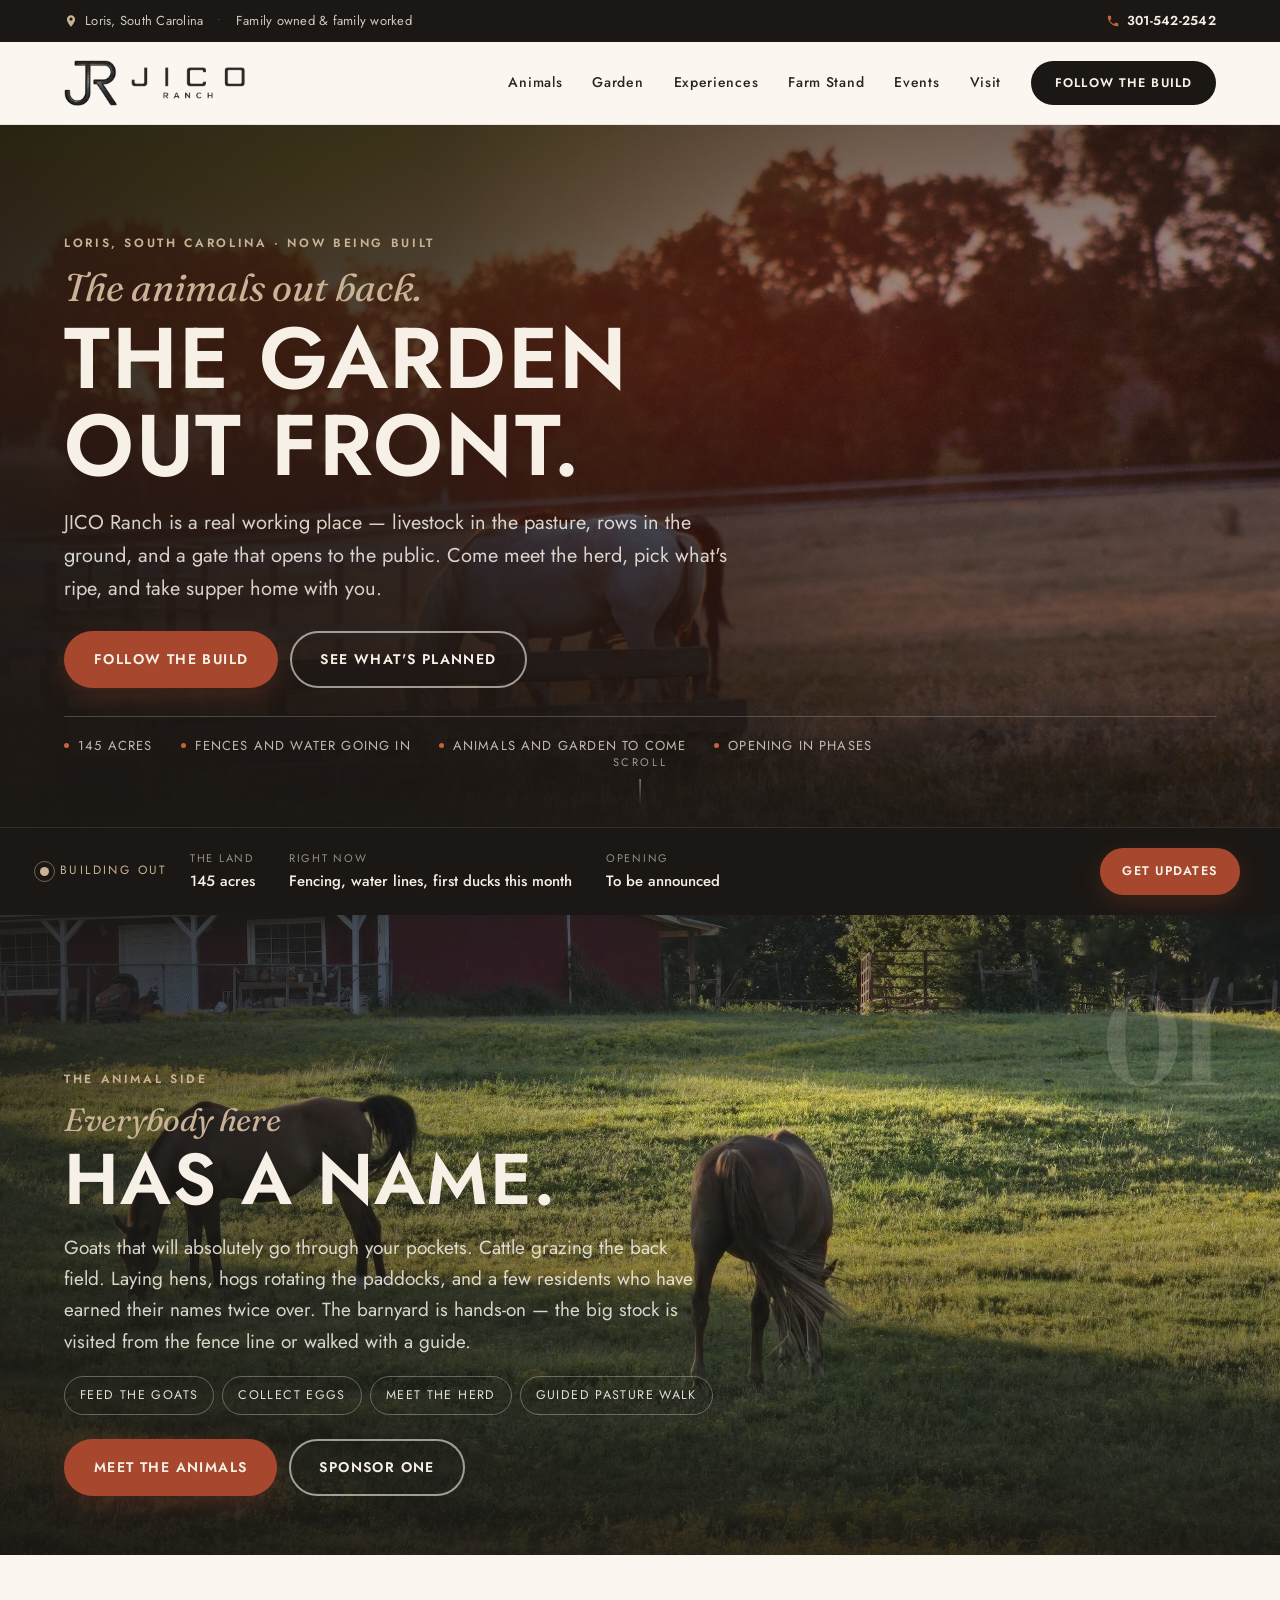
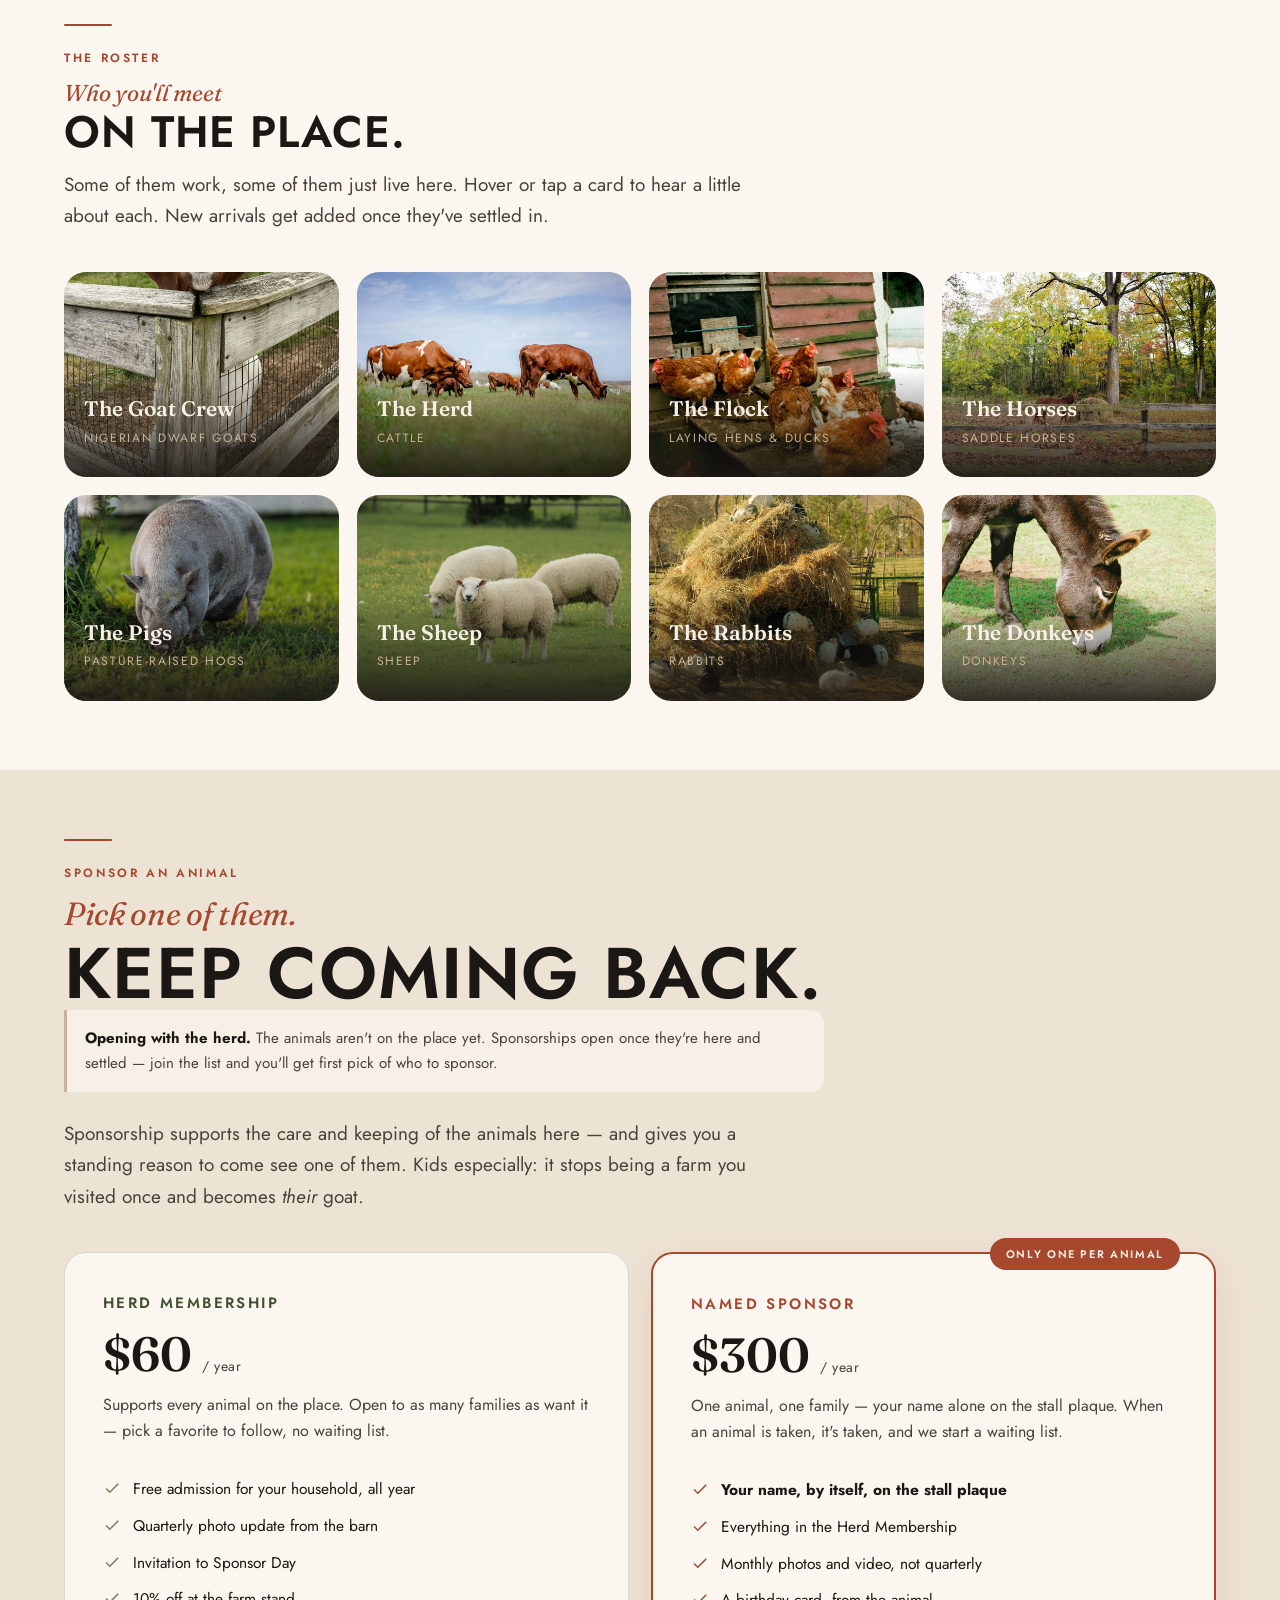
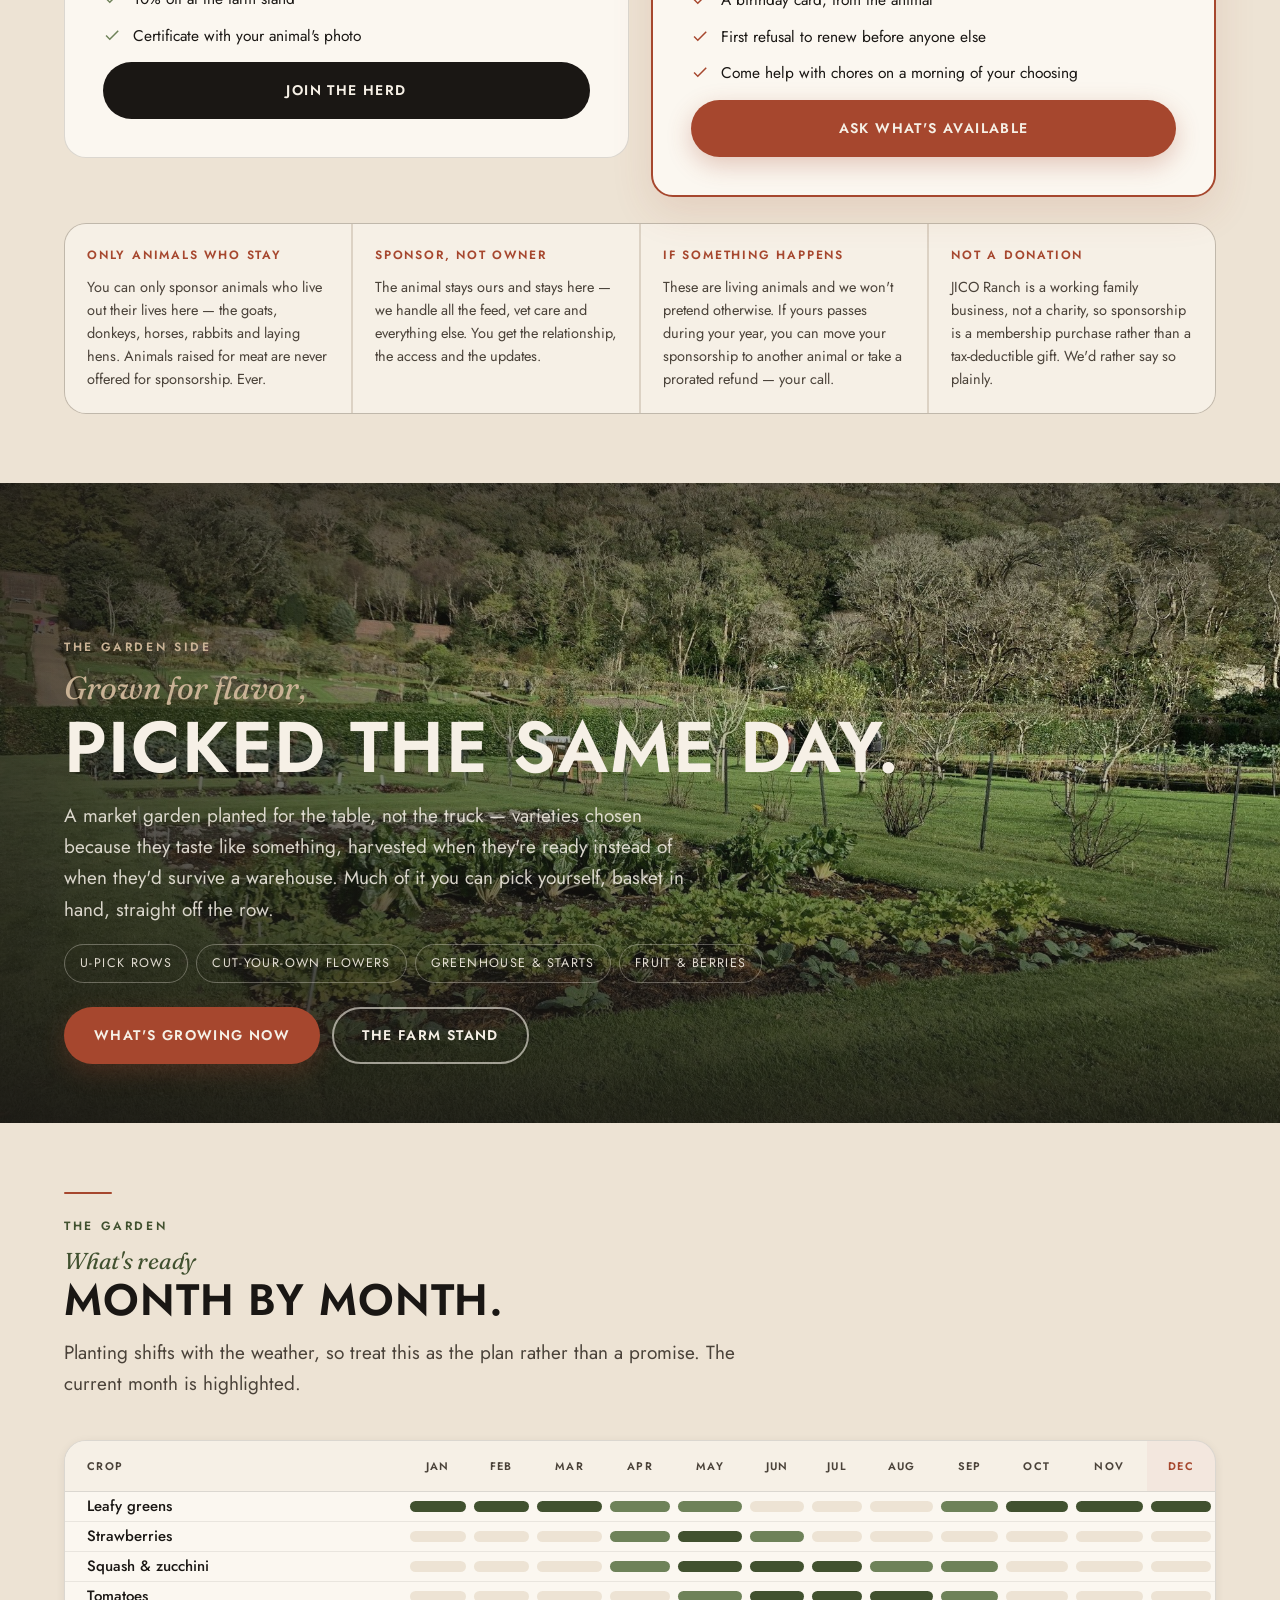
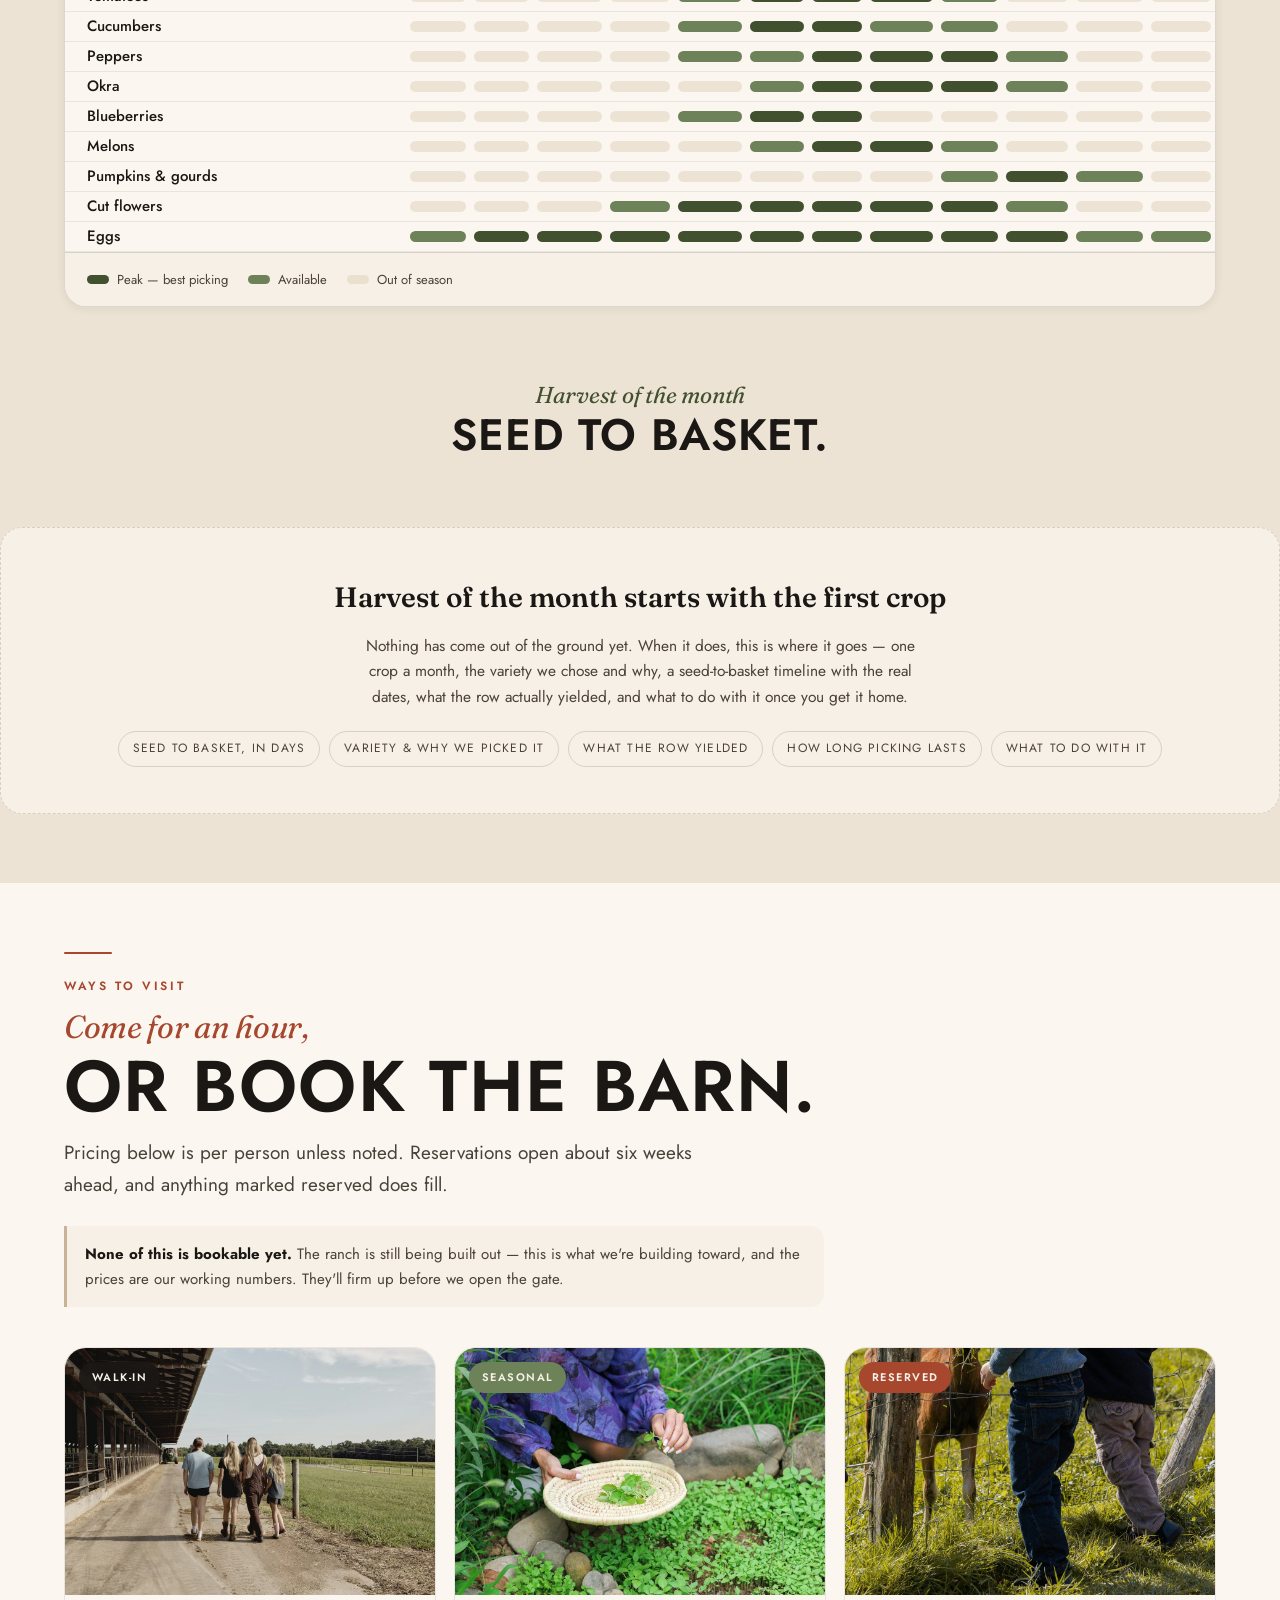
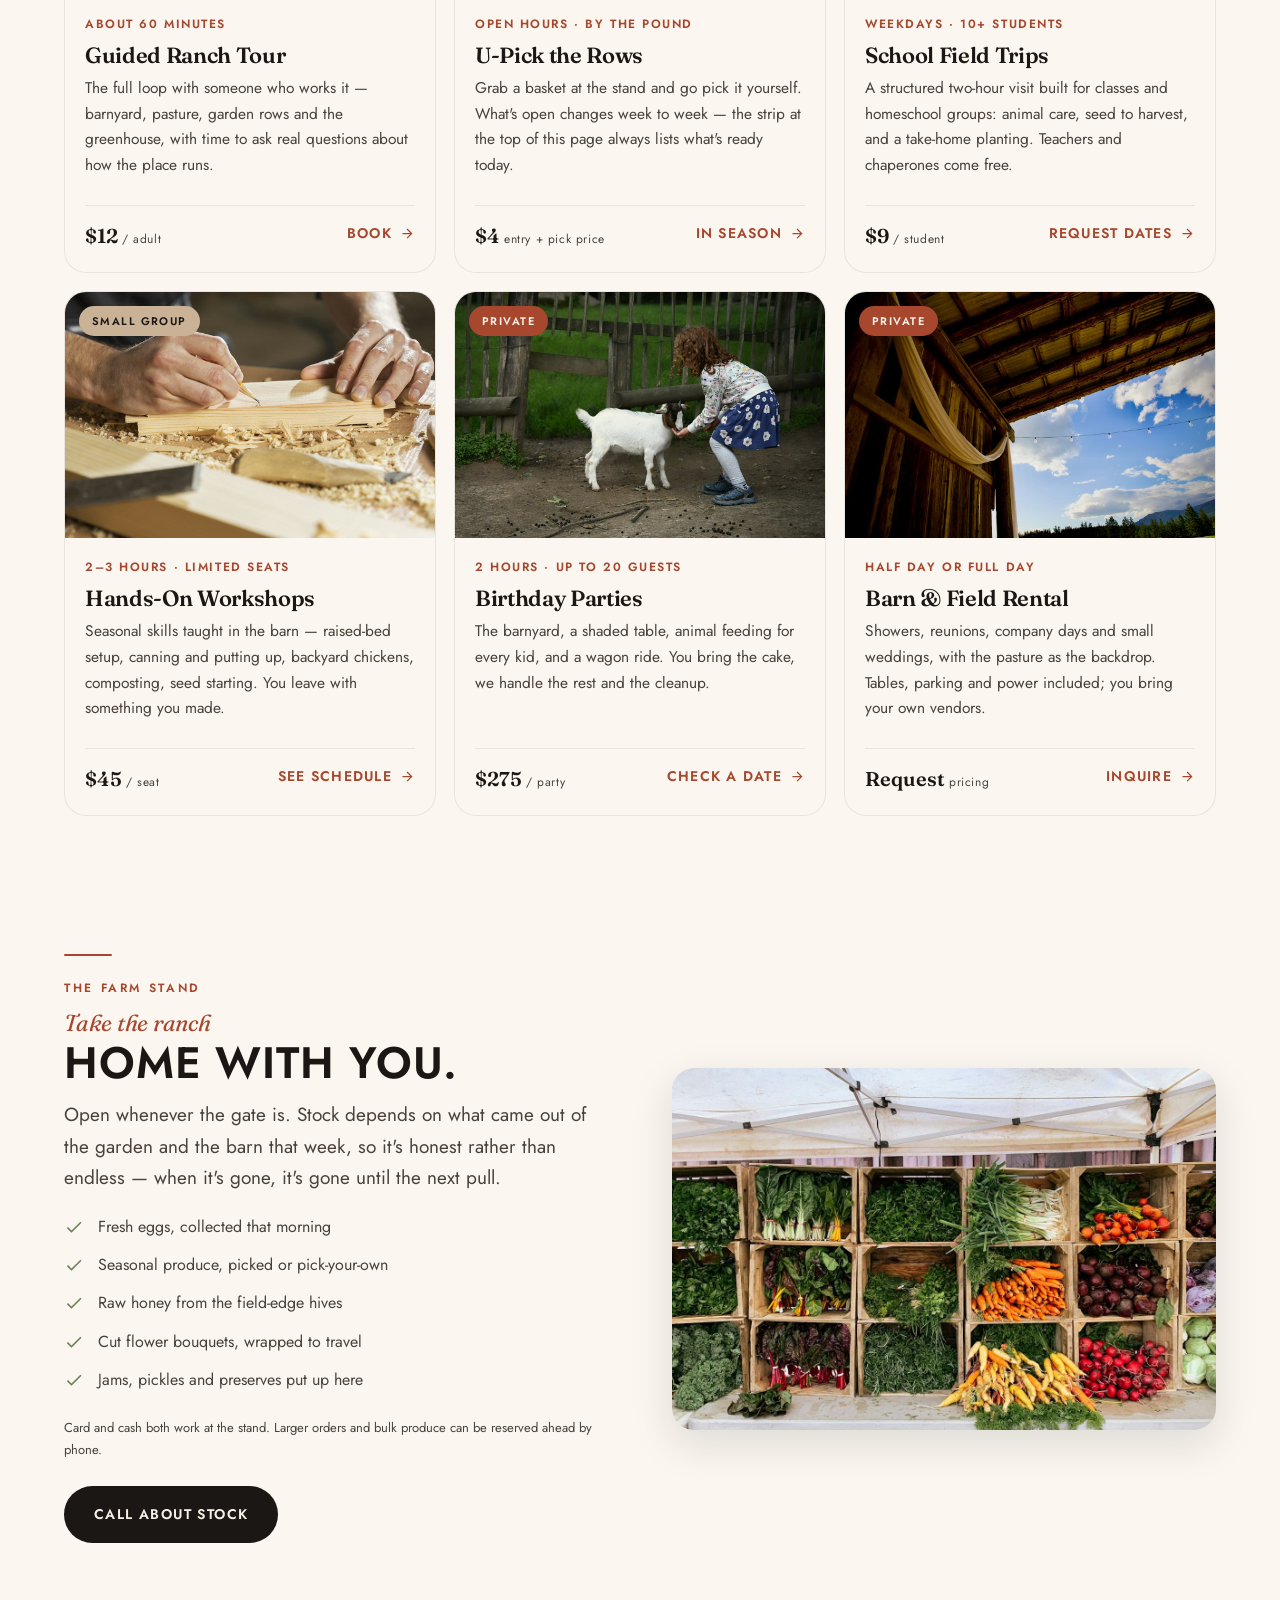
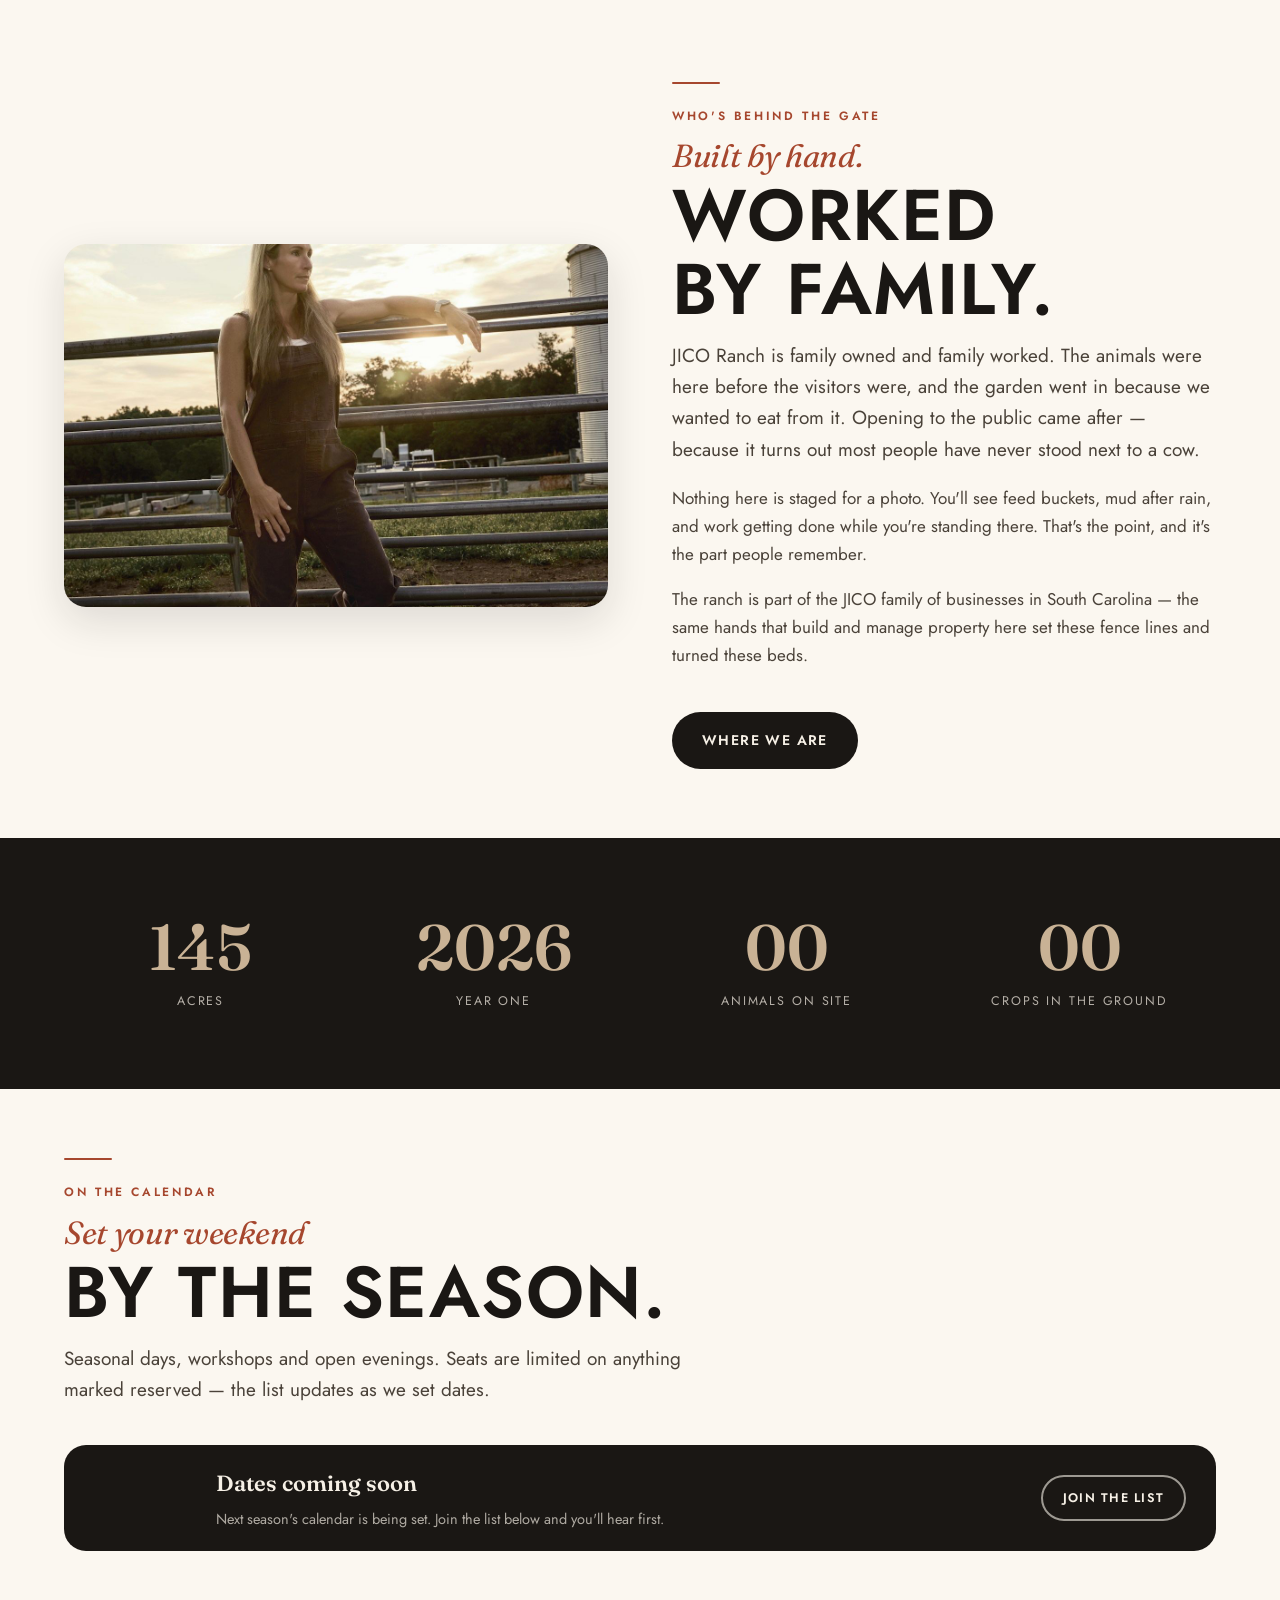
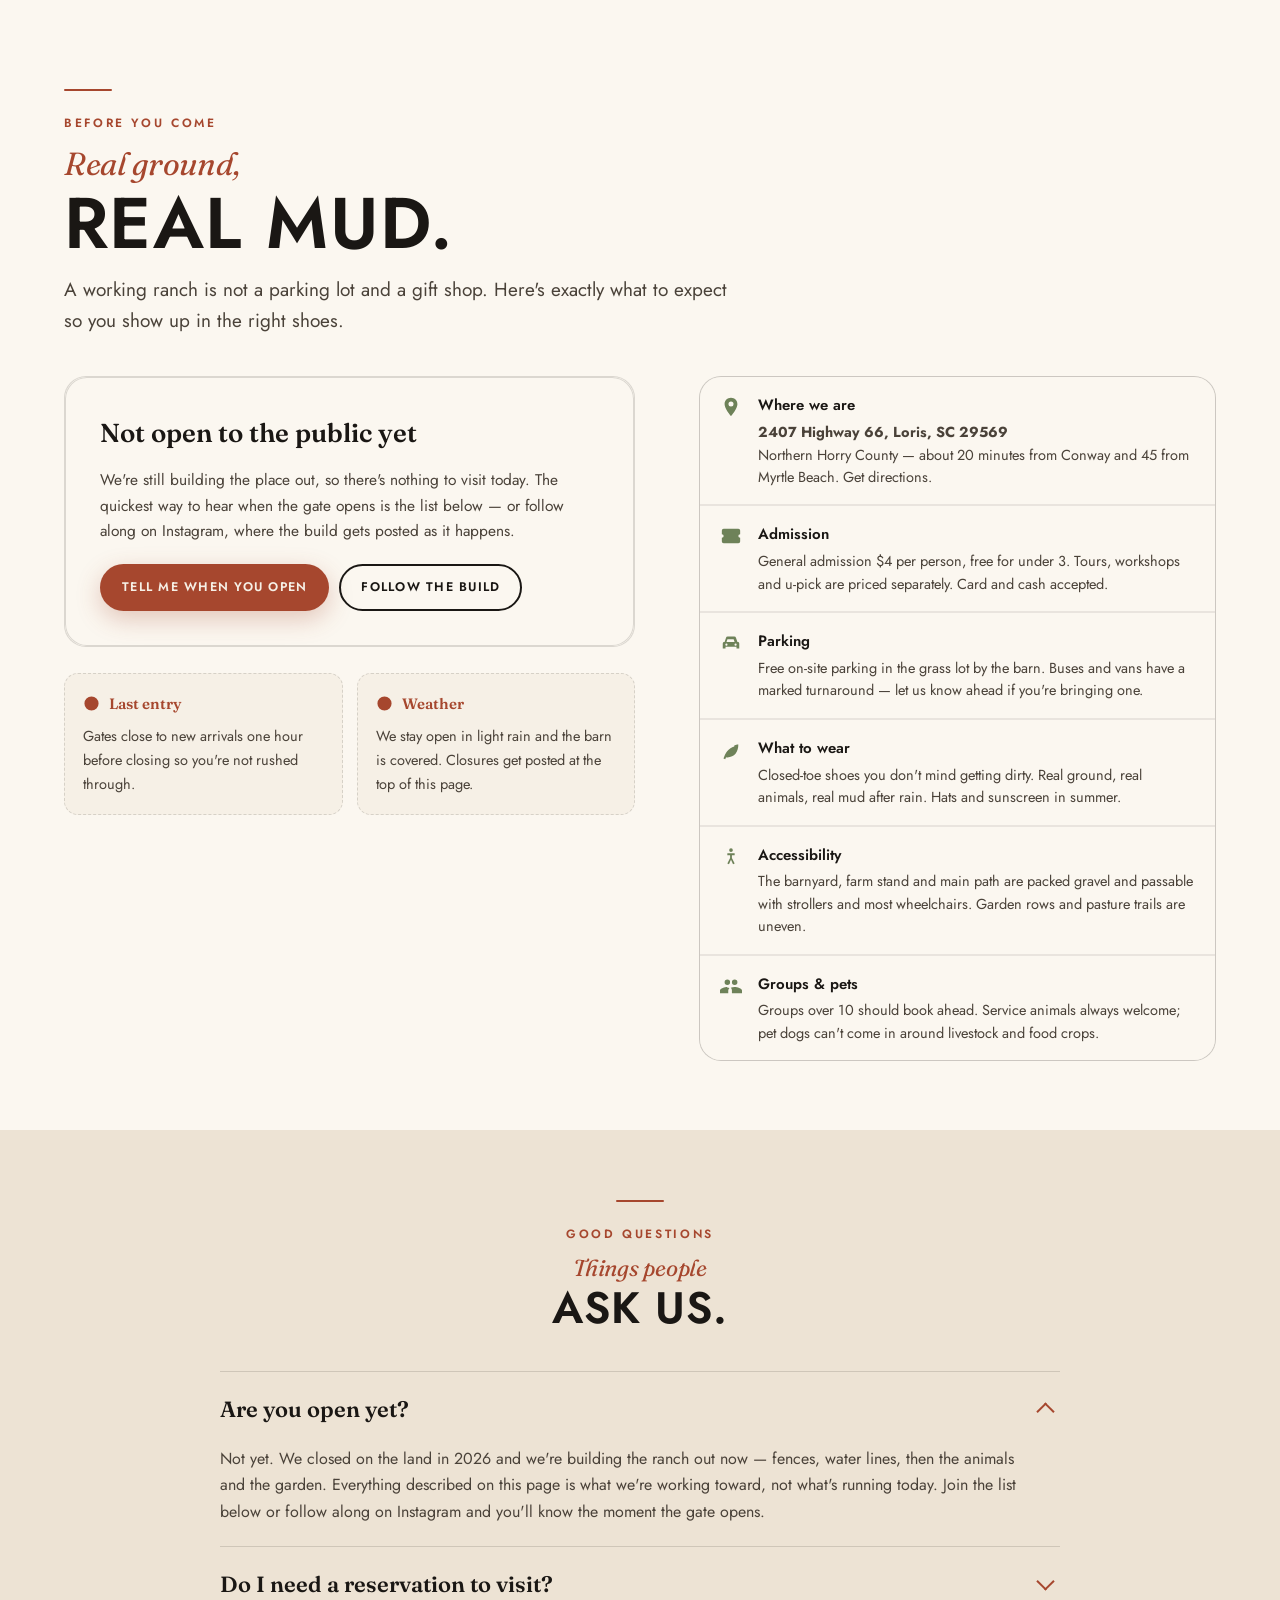
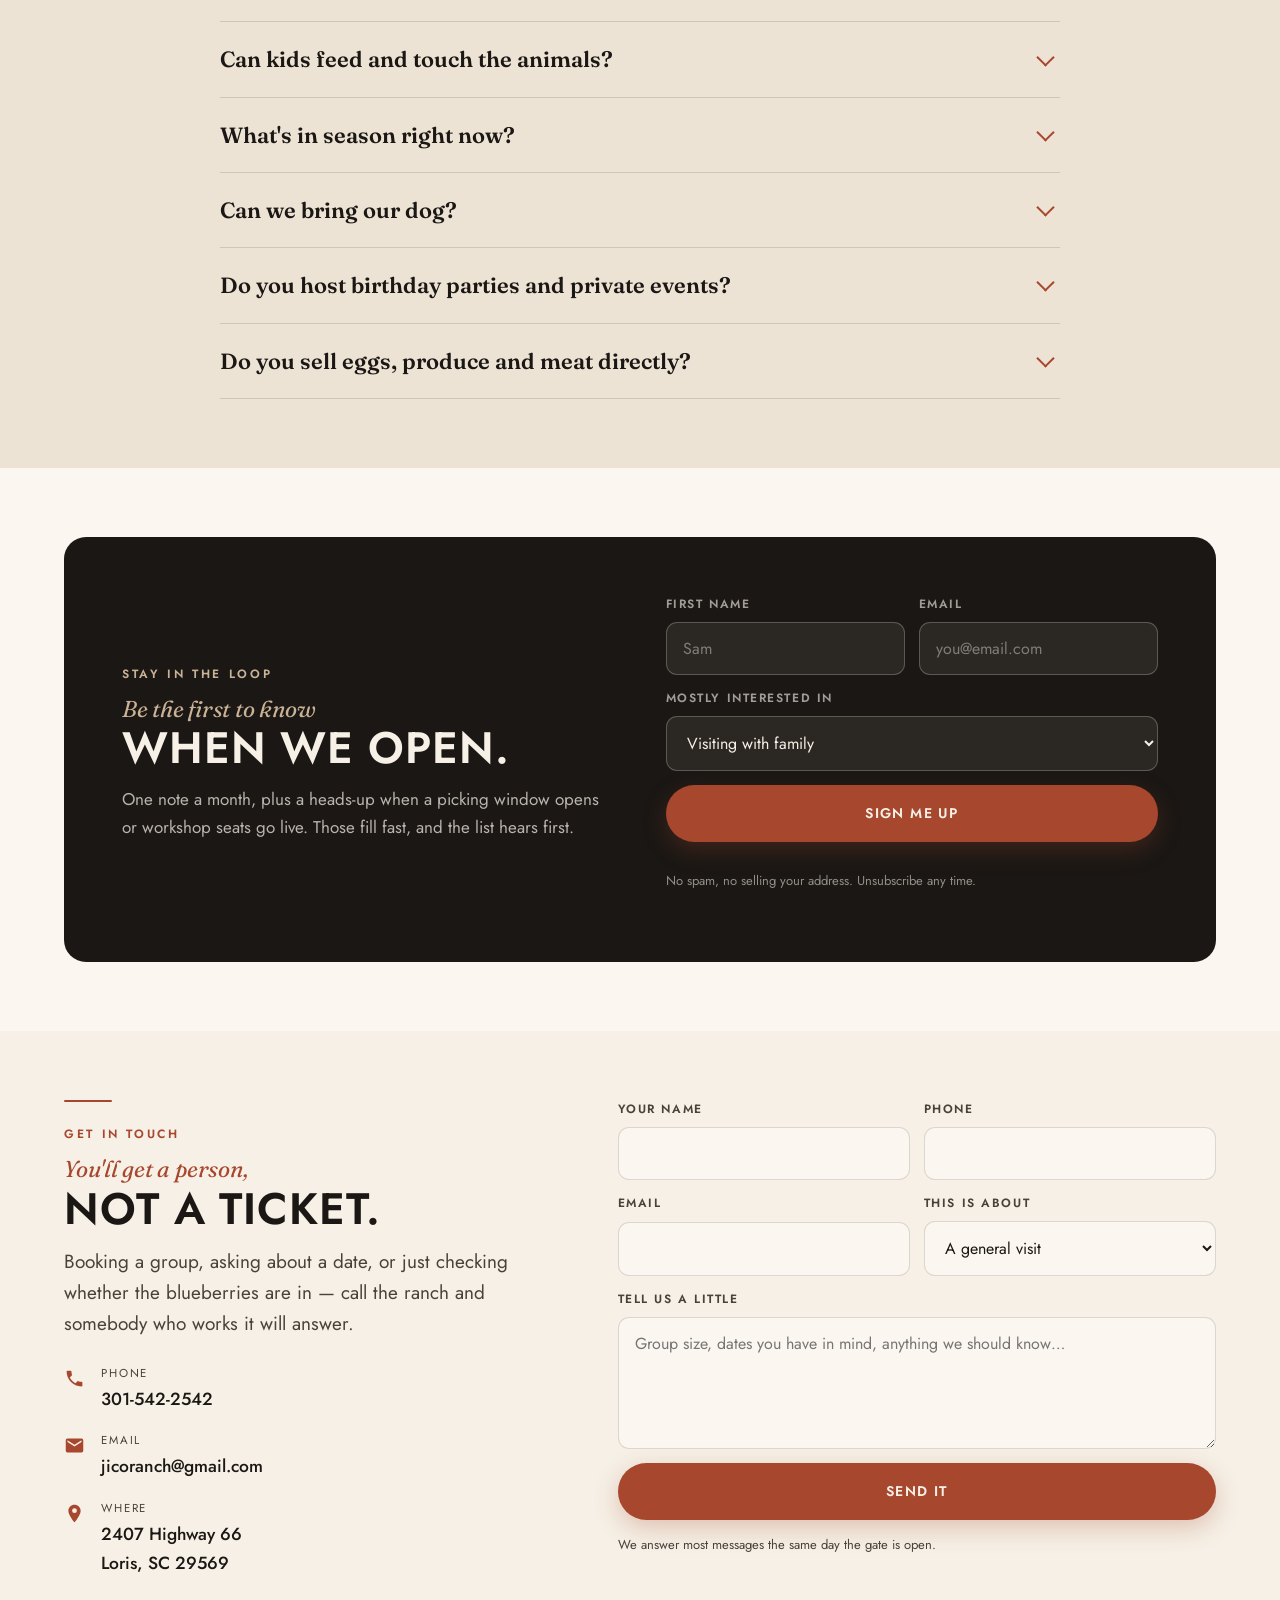
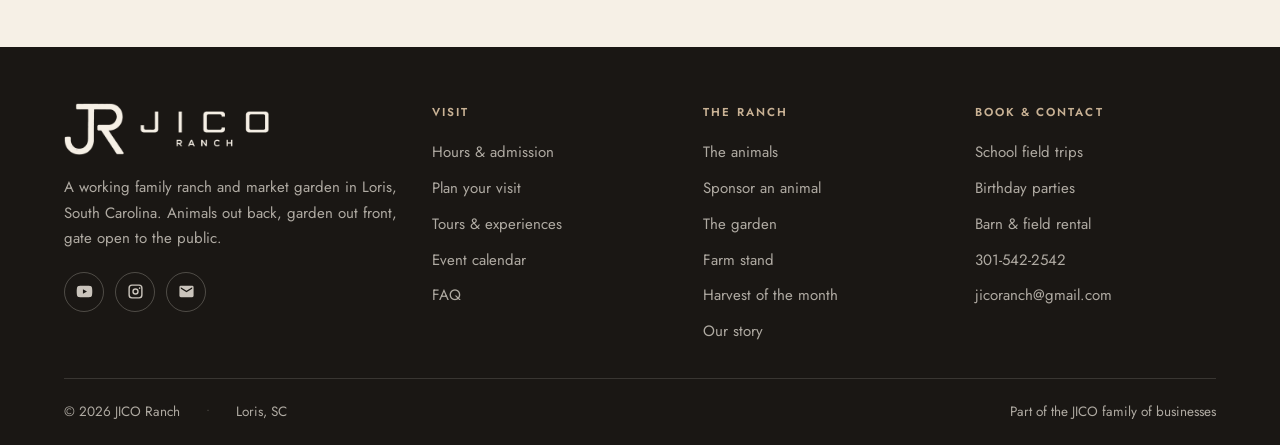
<file: index.html>
<!doctype html>
<html lang="en">
<head>
<meta charset="utf-8">
<meta name="viewport" content="width=device-width, initial-scale=1">
<title>JICO Ranch — Animals, Garden &amp; Farm Days in Loris, SC</title>
<meta name="description" content="JICO Ranch is a working family ranch and market garden in Loris, South Carolina. Meet the animals, walk the garden rows, pick what's in season, and book tours, workshops, field trips and events.">
<meta name="theme-color" content="#1A1714">

<!-- ⚠ SOFT LAUNCH GATE — REMOVE THIS ONE LINE TO GO PUBLIC IN SEARCH ⚠
     Keeps Google from indexing the site while hours, prices, the email address
     and the photos are still placeholders. The site itself works normally and
     the URL can be shared; it just won't show up in search results.
     Delete the <meta name="robots"> line below once the real details are in. -->
<meta name="robots" content="noindex, nofollow">

<link rel="canonical" href="https://jicoranch.com/">

<!-- Open Graph / social -->
<meta property="og:type" content="website">
<meta property="og:site_name" content="JICO Ranch">
<meta property="og:title" content="JICO Ranch — Animals, Garden & Farm Days">
<meta property="og:description" content="A working family ranch and market garden in Loris, South Carolina. Meet the animals, walk the rows, pick what's in season.">
<meta property="og:url" content="https://jicoranch.com/">
<meta property="og:image" content="https://jicoranch.com/assets/img/og-card.png">
<meta property="og:image:width" content="1200">
<meta property="og:image:height" content="630">
<meta name="twitter:card" content="summary_large_image">

<link rel="icon" href="assets/img/favicon.png" type="image/png" sizes="512x512">
<link rel="apple-touch-icon" href="assets/img/favicon.png">

<link rel="preconnect" href="https://fonts.googleapis.com">
<link rel="preconnect" href="https://fonts.gstatic.com" crossorigin>
<link href="https://fonts.googleapis.com/css2?family=Fraunces:ital,opsz,wght@0,9..144,400;0,9..144,600;1,9..144,400;1,9..144,600&family=Jost:wght@400;500;600&display=swap" rel="stylesheet">
<!-- ?v= is a cache buster. Browsers hold onto main.js, and a stale copy points
     at image files that no longer exist, which breaks the animal roster for
     anyone who visited before. Bump the date whenever you change either file. -->
<link rel="stylesheet" href="assets/css/styles.css?v=20261128c">

<!-- TODO before launch: confirm NAP (name/address/phone) matches the real ranch listing. -->
<script type="application/ld+json">
{
  "@context":"https://schema.org",
  "@type":["LocalBusiness","Farm"],
  "name":"JICO Ranch",
  "description":"Working family ranch and market garden offering farm tours, u-pick, workshops, field trips and events in Loris, Horry County, South Carolina.",
  "url":"https://jicoranch.com",
  "image":"https://jicoranch.com/assets/img/og-card.png",
  "telephone":"+1-301-542-2542",
  "address":{"@type":"PostalAddress","streetAddress":"2407 Highway 66","addressLocality":"Loris","addressRegion":"SC","postalCode":"29569","addressCountry":"US"},
  "areaServed":"Horry County, South Carolina",
  "openingHoursSpecification":[],
  "sameAs":["https://www.instagram.com/jico_ranch/","https://www.youtube.com/@JICORanch"]
}
</script>
<script type="application/ld+json">
{
  "@context": "https://schema.org",
  "@type": "FAQPage",
  "mainEntity": [
    {
      "@type": "Question",
      "name": "Are you open yet?",
      "acceptedAnswer": {
        "@type": "Answer",
        "text": "Not yet. JICO Ranch closed on the land in 2026 and the ranch is being built out now. Everything described on the site is what is being worked toward, not what is running today."
      }
    },
    {
      "@type": "Question",
      "name": "Do I need a reservation to visit?",
      "acceptedAnswer": {
        "@type": "Answer",
        "text": "General admission during open hours is walk-in. Guided tours, workshops, field trips and private events are by reservation so we can staff them properly."
      }
    },
    {
      "@type": "Question",
      "name": "Can kids feed and touch the animals?",
      "acceptedAnswer": {
        "@type": "Answer",
        "text": "Yes. The barnyard is a hands-on area with feed cups available at the gate. Larger livestock stay behind fence line and are visited with a guide."
      }
    },
    {
      "@type": "Question",
      "name": "What's in season right now?",
      "acceptedAnswer": {
        "@type": "Answer",
        "text": "The season calendar on this page shows what is growing month by month, and the strip at the top of the page lists what is ready to pick today."
      }
    },
    {
      "@type": "Question",
      "name": "Can we bring our dog?",
      "acceptedAnswer": {
        "@type": "Answer",
        "text": "Service animals are always welcome. Pet dogs are not permitted around the livestock and garden areas for the safety of the animals."
      }
    },
    {
      "@type": "Question",
      "name": "Do you host birthday parties and private events?",
      "acceptedAnswer": {
        "@type": "Answer",
        "text": "Yes. The barn and the field are available for birthdays, showers, company days and small weddings. Send a date through the contact form and we will send availability and pricing."
      }
    },
    {
      "@type": "Question",
      "name": "Do you sell eggs, produce and meat directly?",
      "acceptedAnswer": {
        "@type": "Answer",
        "text": "Yes, at the farm stand during open hours. Stock depends on the week and the season \u2014 what is available today is listed at the top of this page."
      }
    }
  ]
}
</script>
</head>
<body>

<!-- ============================ TOP BAR ============================ -->
<div class="topbar">
  <div class="wrap topbar__in">
    <span class="topbar__item">
      <svg class="ic" viewBox="0 0 24 24" aria-hidden="true"><path d="M12 2C8 2 5 5 5 9c0 5 7 13 7 13s7-8 7-13c0-4-3-7-7-7zm0 9.5A2.5 2.5 0 1 1 12 6a2.5 2.5 0 0 1 0 5.5z"/></svg>
      Loris, South Carolina
    </span>
    <span class="topbar__sep">•</span>
    <span class="topbar__item">Family owned &amp; family worked</span>
    <a class="topbar__phone" href="tel:+13015422542">
      <svg class="ic" viewBox="0 0 24 24" aria-hidden="true"><path d="M6.6 10.8c1.4 2.8 3.8 5.1 6.6 6.6l2.2-2.2c.3-.3.7-.4 1-.2 1.1.4 2.3.6 3.6.6.6 0 1 .4 1 1V20c0 .6-.4 1-1 1C10.6 21 3 13.4 3 4c0-.6.4-1 1-1h3.5c.6 0 1 .4 1 1 0 1.2.2 2.4.6 3.6.1.4 0 .8-.2 1l-2.3 2.2z"/></svg>
      301-542-2542
    </a>
  </div>
</div>

<!-- ============================ HEADER ============================ -->
<header class="header" id="header">
  <div class="wrap header__in">
    <a href="#top" class="brand" aria-label="JICO Ranch — home">
      <!-- The real JICO Ranch artwork, background keyed out. Two colour variants:
           --ink for light backgrounds, --cream for the dark footer. -->
      <img class="brand__lockup brand__lockup--ink" src="assets/img/logo-lockup-h.png"
           alt="JICO Ranch" width="520" height="132">
      <img class="brand__lockup brand__lockup--cream" src="assets/img/logo-lockup-h-cream.png"
           alt="" aria-hidden="true" width="520" height="132">
    </a>

    <nav class="nav" id="nav" aria-label="Main">
      <a href="#animals">Animals</a>
      <a href="#garden">Garden</a>
      <a href="#experiences">Experiences</a>
      <a href="#store">Farm Stand</a>
      <a href="#events">Events</a>
      <a href="#visit">Visit</a>
      <a href="#plan" class="nav__cta">Follow the Build</a>
    </nav>

    <button class="hamburger" id="hamburger" aria-label="Open menu" aria-expanded="false" aria-controls="nav">
      <span></span><span></span><span></span>
    </button>
  </div>
</header>

<!-- ============================ HERO ============================ -->
<section class="hero" id="top">
  <div class="hero__bg" style="background-image:url('assets/img/hero-ranch.jpg')"></div>
  <!-- VIDEO HERO — drop .mp4 clips in assets/video/ and list them in HERO_CLIPS
       (top of assets/js/main.js). With the list empty, the still above is used. -->
  <div class="hero__montage" id="heroMontage" aria-hidden="true"></div>
  <div class="hero__scrim"></div>

  <div class="wrap hero__in">
    <span class="kicker kicker--light">Loris, South Carolina &middot; Now being built</span>
    <h1 class="dual dual--light">
      <span class="dual__lead">The animals out back.</span>
      <span class="dual__main">The garden<br>out front.</span>
    </h1>
    <p class="hero__sub">JICO Ranch is a real working place — livestock in the pasture, rows in the ground, and a gate that opens to the public. Come meet the herd, pick what's ripe, and take supper home with you.</p>
    <div class="hero__cta">
      <a href="#plan" class="btn btn--primary">Follow the Build</a>
      <a href="#garden" class="btn btn--ghost-light">See What's Planned</a>
    </div>
    <ul class="hero__trust">
      <li>145 acres</li>
      <li>Fences and water going in</li>
      <li>Animals and garden to come</li>
      <li>Opening in phases</li>
    </ul>
  </div>

  <span class="hero__scroll" aria-hidden="true">Scroll</span>
</section>

<!-- ============================ TODAY AT THE RANCH ============================
     Live status strip. All four values come from the RANCH object at the top of
     assets/js/main.js — update that one block each week.
============================================================================= -->
<section class="today" aria-label="Today at the ranch">
  <div class="wrap today__in">
    <span class="today__flag">
      <span class="today__dot" id="statusDot"></span>
      <span id="statusText">Open today</span>
    </span>
    <div class="today__items">
      <div class="today__item">
        <span class="today__label">Hours today</span>
        <span class="today__val" id="todayHours">10am – 5pm</span>
      </div>
      <div class="today__item">
        <span class="today__label">Ready to pick</span>
        <span class="today__val" id="todayPicking">Tomatoes, okra, peppers</span>
      </div>
      <div class="today__item">
        <span class="today__label">At the stand</span>
        <span class="today__val" id="todayStand">Eggs, honey, squash</span>
      </div>
      <div class="today__item">
        <span class="today__label">Next event</span>
        <span class="today__val" id="todayEvent">—</span>
      </div>
    </div>
    <a href="#plan" class="btn btn--primary btn--sm">Get Updates</a>
  </div>
</section>

<!-- ============================ BAND 01 — THE ANIMALS ============================ -->
<section class="band" id="animals">
  <div class="band__media">
    <img src="assets/img/pillar-animals.jpg" alt="Livestock in the pasture at JICO Ranch" loading="lazy">
  </div>
  <span class="band__num" aria-hidden="true">01</span>
  <div class="wrap band__in">
    <span class="kicker kicker--light">The animal side</span>
    <h2 class="dual dual--light">
      <span class="dual__lead">Everybody here</span>
      <span class="dual__main">Has a name.</span>
    </h2>
    <p class="band__body">Goats that will absolutely go through your pockets. Cattle grazing the back field. Laying hens, hogs rotating the paddocks, and a few residents who have earned their names twice over. The barnyard is hands-on — the big stock is visited from the fence line or walked with a guide.</p>
    <ul class="band__chips">
      <li>Feed the goats</li>
      <li>Collect eggs</li>
      <li>Meet the herd</li>
      <li>Guided pasture walk</li>
    </ul>
    <div class="band__cta">
      <a href="#roster" class="btn btn--primary">Meet the Animals</a>
      <a href="#sponsor" class="btn btn--ghost-light">Sponsor One</a>
    </div>
  </div>
</section>

<!-- ---- animal roster ---- -->
<section class="section" id="roster">
  <div class="wrap">
    <div class="section__head reveal">
      <div class="eyebrow-rule"></div>
      <span class="kicker">The roster</span>
      <h2 class="dual dual--sm">
        <span class="dual__lead">Who you'll meet</span>
        <span class="dual__main">On the place.</span>
      </h2>
      <p class="section__lead">Some of them work, some of them just live here. Hover or tap a card to hear a little about each. New arrivals get added once they've settled in.</p>
    </div>

    <!-- Cards render from the ANIMALS array in assets/js/main.js -->
    <div class="grid grid--4" id="animalGrid"></div>

    </div>
</section>

<!-- ============================ SPONSOR AN ANIMAL ============================
     TWO DELIBERATELY DIFFERENT PRODUCTS:
       · Herd Membership — unlimited seats, supports all the animals, no
         ownership claimed. This is the volume product.
       · Named Sponsor  — EXACTLY ONE per animal. The exclusivity is what the
         higher price buys; it is also what stops two kids both believing the
         same goat is "theirs".
     Do not raise Named Sponsor above one per animal — sharing it is what
     breaks the whole thing.

     TODO: confirm both prices, and confirm with the CPA how to word this.
     JICO Ranch is a for-profit LLC, NOT a 501(c)(3): this is a membership
     purchase, never a "donation", and it is NOT tax deductible. Do not add
     any wording that implies otherwise.
============================================================================= -->
<section class="section section--tint" id="sponsor">
  <div class="wrap">
    <div class="section__head reveal">
      <div class="eyebrow-rule"></div>
      <span class="kicker">Sponsor an animal</span>
      <h2 class="dual">
        <span class="dual__lead">Pick one of them.</span>
        <span class="dual__main">Keep coming back.</span>
      </h2>
      <div class="planned-note" style="margin-bottom:26px;margin-top:0">
        <div><strong>Opening with the herd.</strong> The animals aren't on the place yet. Sponsorships open once they're here and settled — join the list and you'll get first pick of who to sponsor.</div>
      </div>
      <p class="section__lead">Sponsorship supports the care and keeping of the animals here — and gives you a standing reason to come see one of them. Kids especially: it stops being a farm you visited once and becomes <em>their</em> goat.</p>
    </div>

    <div class="tiers">
      <article class="tier tier--herd reveal">
        <span class="tier__name">Herd Membership</span>
        <div class="tier__price">$60 <small>/ year</small></div>
        <p class="tier__pitch">Supports every animal on the place. Open to as many families as want it — pick a favorite to follow, no waiting list.</p>
        <ul class="tier__list">
          <li><svg class="ic" viewBox="0 0 24 24" aria-hidden="true"><path d="M9 16.2 4.8 12l-1.4 1.4L9 19 21 7l-1.4-1.4z"/></svg> Free admission for your household, all year</li>
          <li><svg class="ic" viewBox="0 0 24 24" aria-hidden="true"><path d="M9 16.2 4.8 12l-1.4 1.4L9 19 21 7l-1.4-1.4z"/></svg> Quarterly photo update from the barn</li>
          <li><svg class="ic" viewBox="0 0 24 24" aria-hidden="true"><path d="M9 16.2 4.8 12l-1.4 1.4L9 19 21 7l-1.4-1.4z"/></svg> Invitation to Sponsor Day</li>
          <li><svg class="ic" viewBox="0 0 24 24" aria-hidden="true"><path d="M9 16.2 4.8 12l-1.4 1.4L9 19 21 7l-1.4-1.4z"/></svg> 10% off at the farm stand</li>
          <li><svg class="ic" viewBox="0 0 24 24" aria-hidden="true"><path d="M9 16.2 4.8 12l-1.4 1.4L9 19 21 7l-1.4-1.4z"/></svg> Certificate with your animal's photo</li>
        </ul>
        <a href="#contact" class="btn btn--ink">Join the Herd</a>
      </article>

      <article class="tier tier--featured reveal">
        <span class="tier__flag">Only one per animal</span>
        <span class="tier__name">Named Sponsor</span>
        <div class="tier__price">$300 <small>/ year</small></div>
        <p class="tier__pitch">One animal, one family — your name alone on the stall plaque. When an animal is taken, it's taken, and we start a waiting list.</p>
        <ul class="tier__list">
          <li><svg class="ic" viewBox="0 0 24 24" aria-hidden="true"><path d="M9 16.2 4.8 12l-1.4 1.4L9 19 21 7l-1.4-1.4z"/></svg> <strong>Your name, by itself, on the stall plaque</strong></li>
          <li><svg class="ic" viewBox="0 0 24 24" aria-hidden="true"><path d="M9 16.2 4.8 12l-1.4 1.4L9 19 21 7l-1.4-1.4z"/></svg> Everything in the Herd Membership</li>
          <li><svg class="ic" viewBox="0 0 24 24" aria-hidden="true"><path d="M9 16.2 4.8 12l-1.4 1.4L9 19 21 7l-1.4-1.4z"/></svg> Monthly photos and video, not quarterly</li>
          <li><svg class="ic" viewBox="0 0 24 24" aria-hidden="true"><path d="M9 16.2 4.8 12l-1.4 1.4L9 19 21 7l-1.4-1.4z"/></svg> A birthday card, from the animal</li>
          <li><svg class="ic" viewBox="0 0 24 24" aria-hidden="true"><path d="M9 16.2 4.8 12l-1.4 1.4L9 19 21 7l-1.4-1.4z"/></svg> First refusal to renew before anyone else</li>
          <li><svg class="ic" viewBox="0 0 24 24" aria-hidden="true"><path d="M9 16.2 4.8 12l-1.4 1.4L9 19 21 7l-1.4-1.4z"/></svg> Come help with chores on a morning of your choosing</li>
        </ul>
        <a href="#contact" class="btn btn--primary">Ask What's Available</a>
      </article>
    </div>

    <div class="sponsor-notes reveal">
      <div class="sponsor-note">
        <div class="sponsor-note__t">Only animals who stay</div>
        <p>You can only sponsor animals who live out their lives here — the goats, donkeys, horses, rabbits and laying hens. Animals raised for meat are never offered for sponsorship. Ever.</p>
      </div>
      <div class="sponsor-note">
        <div class="sponsor-note__t">Sponsor, not owner</div>
        <p>The animal stays ours and stays here — we handle all the feed, vet care and everything else. You get the relationship, the access and the updates.</p>
      </div>
      <div class="sponsor-note">
        <div class="sponsor-note__t">If something happens</div>
        <p>These are living animals and we won't pretend otherwise. If yours passes during your year, you can move your sponsorship to another animal or take a prorated refund — your call.</p>
      </div>
      <div class="sponsor-note">
        <div class="sponsor-note__t">Not a donation</div>
        <p>JICO Ranch is a working family business, not a charity, so sponsorship is a membership purchase rather than a tax-deductible gift. We'd rather say so plainly.</p>
      </div>
    </div>
  </div>
</section>

<!-- ============================ BAND 02 — THE GARDEN ============================ -->
<section class="band" id="garden">
  <div class="band__media">
    <img src="assets/img/pillar-garden.jpg" alt="Market garden rows at JICO Ranch" loading="lazy">
  </div>
  <span class="band__num" aria-hidden="true">02</span>
  <div class="wrap band__in">
    <span class="kicker kicker--light">The garden side</span>
    <h2 class="dual dual--light">
      <span class="dual__lead">Grown for flavor,</span>
      <span class="dual__main">Picked the same day.</span>
    </h2>
    <p class="band__body">A market garden planted for the table, not the truck — varieties chosen because they taste like something, harvested when they're ready instead of when they'd survive a warehouse. Much of it you can pick yourself, basket in hand, straight off the row.</p>
    <ul class="band__chips">
      <li>U-pick rows</li>
      <li>Cut-your-own flowers</li>
      <li>Greenhouse &amp; starts</li>
      <li>Fruit &amp; berries</li>
    </ul>
    <div class="band__cta">
      <a href="#growing" class="btn btn--primary">What's Growing Now</a>
      <a href="#store" class="btn btn--ghost-light">The Farm Stand</a>
    </div>
  </div>
</section>

<!-- ---- garden detail + season calendar ---- -->
<section class="section section--tint" id="growing">
  <div class="wrap">
    <div class="section__head reveal">
      <div class="eyebrow-rule"></div>
      <span class="kicker kicker--sage">The garden</span>
      <h2 class="dual dual--sm dual--sage">
        <span class="dual__lead">What's ready</span>
        <span class="dual__main">Month by month.</span>
      </h2>
      <p class="section__lead">Planting shifts with the weather, so treat this as the plan rather than a promise. The current month is highlighted.</p>
    </div>
    <!-- Table renders from the SEASON array in assets/js/main.js -->
    <div class="season reveal">
      <div class="season__scroll">
        <table id="seasonTable">
          <caption class="sr-only">Seasonal availability of crops at JICO Ranch by month</caption>
        </table>
      </div>
      <div class="season__legend">
        <span><i class="season__key" style="background:var(--moss)"></i> Peak — best picking</span>
        <span><i class="season__key" style="background:var(--sage)"></i> Available</span>
        <span><i class="season__key" style="background:var(--tan-2);opacity:.45"></i> Out of season</span>
      </div>
    </div>
  </div>
    <div class="section__head section__head--center reveal" style="margin-top:76px;margin-bottom:30px">
      <h3 class="dual dual--sm dual--sage">
        <span class="dual__lead">Harvest of the month</span>
        <span class="dual__main">Seed to basket.</span>
      </h3>
    </div>
    <!-- Renders from the JOURNAL array in assets/js/main.js: the newest entry
         with kind:"Harvest". Until one exists the panel below stands in for it
         and JS hides the panel the moment the first crop is added. -->
    <div class="journal reveal" id="journalLatest"></div>
    <!-- Shown until the first entry with kind:"Harvest" lands. JS hides it then. -->
    <div class="harvest__soon reveal" id="harvestSoon" style="margin-top:40px" hidden>
      <div class="t">Harvest of the month starts with the first crop</div>
      <p>Nothing has come out of the ground yet. When it does, this is where it goes — one crop a month, the variety we chose and why, a seed-to-basket timeline with the real dates, what the row actually yielded, and what to do with it once you get it home.</p>
      <ul>
        <li>Seed to basket, in days</li>
        <li>Variety &amp; why we picked it</li>
        <li>What the row yielded</li>
        <li>How long picking lasts</li>
        <li>What to do with it</li>
      </ul>
    </div>

</section>

<!-- ============================ EXPERIENCES ============================ -->
<section class="section" id="experiences">
  <div class="wrap">
    <div class="section__head reveal">
      <div class="eyebrow-rule"></div>
      <span class="kicker">Ways to visit</span>
      <h2 class="dual">
        <span class="dual__lead">Come for an hour,</span>
        <span class="dual__main">Or book the barn.</span>
      </h2>
      <p class="section__lead">Pricing below is per person unless noted. Reservations open about six weeks ahead, and anything marked reserved does fill.</p>
      <div class="planned-note">
        <div><strong>None of this is bookable yet.</strong> The ranch is still being built out — this is what we're building toward, and the prices are our working numbers. They'll firm up before we open the gate.</div>
      </div>
    </div>

    <div class="grid grid--3">
      <!-- EDIT: experience cards are plain HTML — change titles, text and pricing right here. -->
      <article class="card reveal">
        <div class="card__media">
          <span class="card__badge">Walk-in</span>
          <img src="assets/img/exp-tour.jpg" alt="Guided ranch tour" loading="lazy">
        </div>
        <div class="card__body">
          <span class="card__meta">About 60 minutes</span>
          <h3 class="card__title">Guided Ranch Tour</h3>
          <p class="card__text">The full loop with someone who works it — barnyard, pasture, garden rows and the greenhouse, with time to ask real questions about how the place runs.</p>
          <div class="card__foot">
            <span class="card__price">$12 <small>/ adult</small></span>
            <a href="#plan" class="textlink">Book<svg class="ic" viewBox="0 0 24 24" aria-hidden="true"><path d="M4 11h12.2l-5.6-5.6L12 4l8 8-8 8-1.4-1.4 5.6-5.6H4z"/></svg></a>
          </div>
        </div>
      </article>

      <article class="card reveal">
        <div class="card__media">
          <span class="card__badge card__badge--sage">Seasonal</span>
          <img src="assets/img/exp-upick.jpg" alt="U-pick in the garden rows" loading="lazy">
        </div>
        <div class="card__body">
          <span class="card__meta">Open hours · by the pound</span>
          <h3 class="card__title">U-Pick the Rows</h3>
          <p class="card__text">Grab a basket at the stand and go pick it yourself. What's open changes week to week — the strip at the top of this page always lists what's ready today.</p>
          <div class="card__foot">
            <span class="card__price">$4 <small>entry + pick price</small></span>
            <a href="#growing" class="textlink">In season<svg class="ic" viewBox="0 0 24 24" aria-hidden="true"><path d="M4 11h12.2l-5.6-5.6L12 4l8 8-8 8-1.4-1.4 5.6-5.6H4z"/></svg></a>
          </div>
        </div>
      </article>

      <article class="card reveal">
        <div class="card__media">
          <span class="card__badge card__badge--rust">Reserved</span>
          <img src="assets/img/exp-fieldtrip.jpg" alt="School field trip at the ranch" loading="lazy">
        </div>
        <div class="card__body">
          <span class="card__meta">Weekdays · 10+ students</span>
          <h3 class="card__title">School Field Trips</h3>
          <p class="card__text">A structured two-hour visit built for classes and homeschool groups: animal care, seed to harvest, and a take-home planting. Teachers and chaperones come free.</p>
          <div class="card__foot">
            <span class="card__price">$9 <small>/ student</small></span>
            <a href="#contact" class="textlink">Request dates<svg class="ic" viewBox="0 0 24 24" aria-hidden="true"><path d="M4 11h12.2l-5.6-5.6L12 4l8 8-8 8-1.4-1.4 5.6-5.6H4z"/></svg></a>
          </div>
        </div>
      </article>

      <article class="card reveal">
        <div class="card__media">
          <span class="card__badge card__badge--tan">Small group</span>
          <img src="assets/img/exp-workshop.jpg" alt="Hands-on ranch workshop" loading="lazy">
        </div>
        <div class="card__body">
          <span class="card__meta">2–3 hours · limited seats</span>
          <h3 class="card__title">Hands-On Workshops</h3>
          <p class="card__text">Seasonal skills taught in the barn — raised-bed setup, canning and putting up, backyard chickens, composting, seed starting. You leave with something you made.</p>
          <div class="card__foot">
            <span class="card__price">$45 <small>/ seat</small></span>
            <a href="#events" class="textlink">See schedule<svg class="ic" viewBox="0 0 24 24" aria-hidden="true"><path d="M4 11h12.2l-5.6-5.6L12 4l8 8-8 8-1.4-1.4 5.6-5.6H4z"/></svg></a>
          </div>
        </div>
      </article>

      <article class="card reveal">
        <div class="card__media">
          <span class="card__badge card__badge--rust">Private</span>
          <img src="assets/img/exp-birthday.jpg" alt="Birthday party at the ranch" loading="lazy">
        </div>
        <div class="card__body">
          <span class="card__meta">2 hours · up to 20 guests</span>
          <h3 class="card__title">Birthday Parties</h3>
          <p class="card__text">The barnyard, a shaded table, animal feeding for every kid, and a wagon ride. You bring the cake, we handle the rest and the cleanup.</p>
          <div class="card__foot">
            <span class="card__price">$275 <small>/ party</small></span>
            <a href="#contact" class="textlink">Check a date<svg class="ic" viewBox="0 0 24 24" aria-hidden="true"><path d="M4 11h12.2l-5.6-5.6L12 4l8 8-8 8-1.4-1.4 5.6-5.6H4z"/></svg></a>
          </div>
        </div>
      </article>

      <article class="card reveal">
        <div class="card__media">
          <span class="card__badge card__badge--rust">Private</span>
          <img src="assets/img/exp-events.jpg" alt="Barn and field event venue" loading="lazy">
        </div>
        <div class="card__body">
          <span class="card__meta">Half day or full day</span>
          <h3 class="card__title">Barn &amp; Field Rental</h3>
          <p class="card__text">Showers, reunions, company days and small weddings, with the pasture as the backdrop. Tables, parking and power included; you bring your own vendors.</p>
          <div class="card__foot">
            <span class="card__price">Request <small>pricing</small></span>
            <a href="#contact" class="textlink">Inquire<svg class="ic" viewBox="0 0 24 24" aria-hidden="true"><path d="M4 11h12.2l-5.6-5.6L12 4l8 8-8 8-1.4-1.4 5.6-5.6H4z"/></svg></a>
          </div>
        </div>
      </article>
    </div>
  </div>
</section>

<!-- ============================ FARM STAND ============================ -->
<section class="section" id="store">
  <div class="wrap">
    <div class="split split--flip">
      <div class="split__media reveal">
        <img src="assets/img/store-produce.jpg" alt="The farm stand at JICO Ranch" loading="lazy">
      </div>
      <div class="reveal">
        <div class="eyebrow-rule"></div>
        <span class="kicker">The farm stand</span>
        <h2 class="dual dual--sm">
          <span class="dual__lead">Take the ranch</span>
          <span class="dual__main">Home with you.</span>
        </h2>
        <p class="section__lead">Open whenever the gate is. Stock depends on what came out of the garden and the barn that week, so it's honest rather than endless — when it's gone, it's gone until the next pull.</p>
        <ul class="split__list">
          <li><svg class="ic" viewBox="0 0 24 24" aria-hidden="true"><path d="M9 16.2 4.8 12l-1.4 1.4L9 19 21 7l-1.4-1.4z"/></svg> Fresh eggs, collected that morning</li>
          <li><svg class="ic" viewBox="0 0 24 24" aria-hidden="true"><path d="M9 16.2 4.8 12l-1.4 1.4L9 19 21 7l-1.4-1.4z"/></svg> Seasonal produce, picked or pick-your-own</li>
          <li><svg class="ic" viewBox="0 0 24 24" aria-hidden="true"><path d="M9 16.2 4.8 12l-1.4 1.4L9 19 21 7l-1.4-1.4z"/></svg> Raw honey from the field-edge hives</li>
          <li><svg class="ic" viewBox="0 0 24 24" aria-hidden="true"><path d="M9 16.2 4.8 12l-1.4 1.4L9 19 21 7l-1.4-1.4z"/></svg> Cut flower bouquets, wrapped to travel</li>
          <li><svg class="ic" viewBox="0 0 24 24" aria-hidden="true"><path d="M9 16.2 4.8 12l-1.4 1.4L9 19 21 7l-1.4-1.4z"/></svg> Jams, pickles and preserves put up here</li>
        </ul>
        <p class="form__note" style="margin-bottom:26px">Card and cash both work at the stand. Larger orders and bulk produce can be reserved ahead by phone.</p>
        <a href="tel:+13015422542" class="btn btn--ink">Call About Stock</a>
      </div>
    </div>
  </div>
</section>

<!-- ============================ HERITAGE / ABOUT ============================ -->
<section class="section" id="about">
  <div class="wrap">
    <div class="split">
      <div class="split__media reveal">
        <img src="assets/img/story-family.jpg" alt="The family behind JICO Ranch" loading="lazy">
      </div>
      <div class="reveal">
        <div class="eyebrow-rule"></div>
        <span class="kicker">Who's behind the gate</span>
        <h2 class="dual">
          <span class="dual__lead">Built by hand.</span>
          <span class="dual__main">Worked by family.</span>
        </h2>
        <p class="section__lead">JICO Ranch is family owned and family worked. The animals were here before the visitors were, and the garden went in because we wanted to eat from it. Opening to the public came after — because it turns out most people have never stood next to a cow.</p>
        <p style="color:var(--ink-3);margin-top:18px">Nothing here is staged for a photo. You'll see feed buckets, mud after rain, and work getting done while you're standing there. That's the point, and it's the part people remember.</p>
        <p style="color:var(--ink-3)">The ranch is part of the JICO family of businesses in South Carolina — the same hands that build and manage property here set these fence lines and turned these beds.</p>
        <a href="#visit" class="btn btn--ink" style="margin-top:26px">Where We Are</a>
      </div>
    </div>
  </div>
</section>

<!-- ============================ CREDENTIALS / STATS ============================ -->
<section class="section section--ink" style="padding-block:clamp(50px,6vw,84px)">
  <div class="wrap">
    <!-- TODO: swap these four numbers for the real ones, then the counter animates them. -->
    <div class="stats">
      <div class="reveal"><div class="stat__n" data-count="145">145</div><div class="stat__l">Acres</div></div>
      <div class="reveal"><div class="stat__n">2026</div><div class="stat__l">Year one</div></div>
      <div class="reveal"><div class="stat__n" data-count="0">00</div><div class="stat__l">Animals on site</div></div>
      <div class="reveal"><div class="stat__n" data-count="0">00</div><div class="stat__l">Crops in the ground</div></div>
    </div>
  </div>
</section>

<!-- ============================ EVENTS ============================ -->
<section class="section" id="events">
  <div class="wrap">
    <div class="section__head reveal">
      <div class="eyebrow-rule"></div>
      <span class="kicker">On the calendar</span>
      <h2 class="dual">
        <span class="dual__lead">Set your weekend</span>
        <span class="dual__main">By the season.</span>
      </h2>
      <p class="section__lead">Seasonal days, workshops and open evenings. Seats are limited on anything marked reserved — the list updates as we set dates.</p>
    </div>
    <!-- Renders from the EVENTS array in assets/js/main.js -->
    <div class="events reveal" id="eventList"></div>
  </div>
</section>

<!-- ============================ PLAN YOUR VISIT ============================ -->
<section class="section" id="visit">
  <div class="wrap">
    <div class="section__head reveal">
      <div class="eyebrow-rule"></div>
      <span class="kicker">Before you come</span>
      <h2 class="dual">
        <span class="dual__lead">Real ground,</span>
        <span class="dual__main">Real mud.</span>
      </h2>
      <p class="section__lead">A working ranch is not a parking lot and a gift shop. Here's exactly what to expect so you show up in the right shoes.</p>
    </div>

    <div class="visit">
      <div>
        <!-- Hours render from RANCH.hours in assets/js/main.js — today's row is auto-highlighted. -->
        <div class="hours reveal" id="hoursList"></div>
        <div class="rules" style="margin-top:26px">
          <div class="rule reveal">
            <span class="rule__n"><svg class="ic" viewBox="0 0 24 24" aria-hidden="true"><path d="M12 2a10 10 0 1 0 0 20 10 10 0 0 0 0-20zm1 10.6V6h-2v7.4l5.5 3.3 1-1.7-4.5-2.4z"/></svg> Last entry</span>
            <p>Gates close to new arrivals one hour before closing so you're not rushed through.</p>
          </div>
          <div class="rule reveal">
            <span class="rule__n"><svg class="ic" viewBox="0 0 24 24" aria-hidden="true"><path d="M12 2a10 10 0 1 0 0 20 10 10 0 0 0 0-20zm1 10.6V6h-2v7.4l5.5 3.3 1-1.7-4.5-2.4z"/></svg> Weather</span>
            <p>We stay open in light rain and the barn is covered. Closures get posted at the top of this page.</p>
          </div>
        </div>
      </div>

      <div class="facts reveal">
        <div class="fact">
          <svg class="ic" viewBox="0 0 24 24" aria-hidden="true"><path d="M12 2C8 2 5 5 5 9c0 5 7 13 7 13s7-8 7-13c0-4-3-7-7-7zm0 9.5A2.5 2.5 0 1 1 12 6a2.5 2.5 0 0 1 0 5.5z"/></svg>
          <div><div class="fact__t">Where we are</div><div class="fact__d">
            <strong>2407 Highway 66, Loris, SC 29569</strong><br>
            Northern Horry County — about 20 minutes from Conway and 45 from Myrtle Beach.
            <a href="https://maps.google.com/?q=2407+Highway+66,+Loris,+SC+29569" target="_blank" rel="noopener">Get directions</a>.
          </div></div>
        </div>
        <div class="fact">
          <svg class="ic" viewBox="0 0 24 24" aria-hidden="true"><path d="M20 12a2 2 0 0 1 2-2V6a2 2 0 0 0-2-2H4a2 2 0 0 0-2 2v4a2 2 0 0 1 0 4v4a2 2 0 0 0 2 2h16a2 2 0 0 0 2-2v-4a2 2 0 0 1-2-2z"/></svg>
          <div><div class="fact__t">Admission</div><div class="fact__d">General admission $4 per person, free for under 3. Tours, workshops and u-pick are priced separately. Card and cash accepted.</div></div>
        </div>
        <div class="fact">
          <svg class="ic" viewBox="0 0 24 24" aria-hidden="true"><path d="M5 11l1.5-4.5A2 2 0 0 1 8.4 5h7.2a2 2 0 0 1 1.9 1.5L19 11h.5A1.5 1.5 0 0 1 21 12.5V18h-3v-2H6v2H3v-5.5A1.5 1.5 0 0 1 4.5 11zm2.1 0h8.8l-1-3H8.1zM7 15a1.2 1.2 0 1 0 0-2.4A1.2 1.2 0 0 0 7 15zm10 0a1.2 1.2 0 1 0 0-2.4A1.2 1.2 0 0 0 17 15z"/></svg>
          <div><div class="fact__t">Parking</div><div class="fact__d">Free on-site parking in the grass lot by the barn. Buses and vans have a marked turnaround — let us know ahead if you're bringing one.</div></div>
        </div>
        <div class="fact">
          <svg class="ic" viewBox="0 0 24 24" aria-hidden="true"><path d="M17 8C8 10 5.9 16.2 3.8 21.4l1.9.6.9-2.2c.5.2 1 .3 1.4.3 8 0 12-6 12-14 0 0-4 0-5 2z"/></svg>
          <div><div class="fact__t">What to wear</div><div class="fact__d">Closed-toe shoes you don't mind getting dirty. Real ground, real animals, real mud after rain. Hats and sunscreen in summer.</div></div>
        </div>
        <div class="fact">
          <svg class="ic" viewBox="0 0 24 24" aria-hidden="true"><path d="M12 2.5a2 2 0 1 1 0 4 2 2 0 0 1 0-4zM8 8h8v2h-3v3l3 6-1.8.9L12 15l-2.2 4.9L8 19l3-6v-3H8z"/></svg>
          <div><div class="fact__t">Accessibility</div><div class="fact__d">The barnyard, farm stand and main path are packed gravel and passable with strollers and most wheelchairs. Garden rows and pasture trails are uneven.</div></div>
        </div>
        <div class="fact">
          <svg class="ic" viewBox="0 0 24 24" aria-hidden="true"><path d="M16 11a3 3 0 1 0 0-6 3 3 0 0 0 0 6zm-8 0a3 3 0 1 0 0-6 3 3 0 0 0 0 6zm0 2c-2.7 0-8 1.3-8 4v3h9v-3c0-1.1.5-2.1 1.3-2.8-.7-.1-1.5-.2-2.3-.2zm8 0c-1.3 0-3 .3-4.3.8C12.6 14.6 13 15.7 13 17v3h11v-3c0-2.7-5.3-4-8-4z"/></svg>
          <div><div class="fact__t">Groups &amp; pets</div><div class="fact__d">Groups over 10 should book ahead. Service animals always welcome; pet dogs can't come in around livestock and food crops.</div></div>
        </div>
      </div>
    </div>
  </div>
</section>

<!-- ============================ FAQ ============================ -->
<section class="section section--tint" id="faq">
  <div class="wrap">
    <div class="section__head section__head--center reveal">
      <div class="eyebrow-rule"></div>
      <span class="kicker">Good questions</span>
      <h2 class="dual dual--sm">
        <span class="dual__lead">Things people</span>
        <span class="dual__main">Ask us.</span>
      </h2>
    </div>
    <div class="faq reveal">
      <details open>
        <summary>Are you open yet?</summary>
        <p>Not yet. We closed on the land in 2026 and we're building the ranch out now — fences, water lines, then the animals and the garden. Everything described on this page is what we're working toward, not what's running today. Join the list below or follow along on Instagram and you'll know the moment the gate opens.</p>
      </details>
      <details>
        <summary>Do I need a reservation to visit?</summary>
        <p>General admission during open hours is walk-in — just come. Guided tours, workshops, field trips and private events are by reservation so we can staff them properly and keep group sizes sane.</p>
      </details>
      <details>
        <summary>Can kids feed and touch the animals?</summary>
        <p>Yes, and that's most of the point. The barnyard is a hands-on area with feed cups available at the gate. Larger livestock stay behind fence line and get visited with a guide, which is safer for everybody including the animals.</p>
      </details>
      <details>
        <summary>What's in season right now?</summary>
        <p>The season calendar in the garden section shows what's growing month by month, and the strip at the very top of this page lists what's actually ready to pick today. That top strip is the one we keep current.</p>
      </details>
            <details>
        <summary>Can we bring our dog?</summary>
        <p>Service animals are always welcome. Pet dogs aren't permitted around the livestock and food crops — it stresses the animals and creates a food-safety problem in the garden.</p>
      </details>
      <details>
        <summary>Do you host birthday parties and private events?</summary>
        <p>Yes. The barn and the field host birthdays, showers, reunions, company days and small weddings. Send a date through the contact form and we'll come back with availability and pricing.</p>
      </details>
            <details>
        <summary>Do you sell eggs, produce and meat directly?</summary>
        <p>At the farm stand during open hours. Stock depends on the week and the season rather than a standing inventory — what's available today is listed at the top of this page, and you can call ahead for larger orders.</p>
      </details>
    </div>
  </div>
</section>

<!-- ============================ PLAN / SIGNUP ============================ -->
<section class="section" id="plan">
  <div class="wrap">
    <div class="signup reveal">
      <div>
        <span class="kicker kicker--light">Stay in the loop</span>
        <h2 class="dual dual--light dual--sm">
          <span class="dual__lead">Be the first to know</span>
          <span class="dual__main">When we open.</span>
        </h2>
        <p>One note a month, plus a heads-up when a picking window opens or workshop seats go live. Those fill fast, and the list hears first.</p>
      </div>
      <!-- TODO: create a free Formspree form and paste its endpoint into action="".
           Until then this falls back to opening an email. -->
      <form class="form" id="signupForm" action="" method="POST" novalidate>
        <div class="form__row">
          <div class="field">
            <label for="su-name">First name</label>
            <input id="su-name" name="name" type="text" placeholder="Sam" autocomplete="given-name" required>
          </div>
          <div class="field">
            <label for="su-email">Email</label>
            <input id="su-email" name="email" type="email" placeholder="you@email.com" autocomplete="email" required>
          </div>
        </div>
        <div class="field">
          <label for="su-interest">Mostly interested in</label>
          <select id="su-interest" name="interest">
            <option>Visiting with family</option>
            <option>U-pick &amp; the farm stand</option>
            <option>Workshops</option>
            <option>Field trips &amp; school groups</option>
            <option>Private events</option>
          </select>
        </div>
        <button class="btn btn--primary btn--block" type="submit">Sign Me Up</button>
        <p class="form__note">No spam, no selling your address. Unsubscribe any time.</p>
        <div class="form__ok" id="signupOk" role="status">You're on the list — thanks. We'll be in touch before the next picking window.</div>
      </form>
    </div>
  </div>
</section>

<!-- ============================ CONTACT ============================ -->
<section class="section section--bone" id="contact">
  <div class="wrap">
    <div class="contact__grid">
      <div class="reveal">
        <div class="eyebrow-rule"></div>
        <span class="kicker">Get in touch</span>
        <h2 class="dual dual--sm">
          <span class="dual__lead">You'll get a person,</span>
          <span class="dual__main">Not a ticket.</span>
        </h2>
        <p class="section__lead">Booking a group, asking about a date, or just checking whether the blueberries are in — call the ranch and somebody who works it will answer.</p>
        <div class="contact__lines">
          <div class="contact__line">
            <svg class="ic" viewBox="0 0 24 24" aria-hidden="true"><path d="M6.6 10.8c1.4 2.8 3.8 5.1 6.6 6.6l2.2-2.2c.3-.3.7-.4 1-.2 1.1.4 2.3.6 3.6.6.6 0 1 .4 1 1V20c0 .6-.4 1-1 1C10.6 21 3 13.4 3 4c0-.6.4-1 1-1h3.5c.6 0 1 .4 1 1 0 1.2.2 2.4.6 3.6.1.4 0 .8-.2 1l-2.3 2.2z"/></svg>
            <div><div class="contact__k">Phone</div><div class="contact__v"><a href="tel:+13015422542">301-542-2542</a></div></div>
          </div>
          <div class="contact__line">
            <svg class="ic" viewBox="0 0 24 24" aria-hidden="true"><path d="M20 4H4a2 2 0 0 0-2 2v12a2 2 0 0 0 2 2h16a2 2 0 0 0 2-2V6a2 2 0 0 0-2-2zm0 4-8 5-8-5V6l8 5 8-5z"/></svg>
            <div><div class="contact__k">Email</div><div class="contact__v"><a href="mailto:jicoranch@gmail.com">jicoranch@gmail.com</a></div></div>
          </div>
          <div class="contact__line">
            <svg class="ic" viewBox="0 0 24 24" aria-hidden="true"><path d="M12 2C8 2 5 5 5 9c0 5 7 13 7 13s7-8 7-13c0-4-3-7-7-7zm0 9.5A2.5 2.5 0 1 1 12 6a2.5 2.5 0 0 1 0 5.5z"/></svg>
            <div><div class="contact__k">Where</div><div class="contact__v">
              <a href="https://maps.google.com/?q=2407+Highway+66,+Loris,+SC+29569" target="_blank" rel="noopener">2407 Highway 66<br>Loris, SC 29569</a>
            </div></div>
          </div>
        </div>
      </div>

      <!-- TODO: paste your Formspree endpoint into action="" here too. -->
      <form class="form reveal" id="contactForm" action="" method="POST" novalidate>
        <div class="form__row">
          <div class="field">
            <label for="c-name">Your name</label>
            <input id="c-name" name="name" type="text" autocomplete="name" required>
          </div>
          <div class="field">
            <label for="c-phone">Phone</label>
            <input id="c-phone" name="phone" type="tel" autocomplete="tel">
          </div>
        </div>
        <div class="form__row">
          <div class="field">
            <label for="c-email">Email</label>
            <input id="c-email" name="email" type="email" autocomplete="email" required>
          </div>
          <div class="field">
            <label for="c-about">This is about</label>
            <select id="c-about" name="about">
              <option>A general visit</option>
              <option>Guided tour</option>
              <option>School field trip</option>
              <option>Workshop</option>
              <option>Birthday party</option>
              <option>Barn or field rental</option>
              <option>Farm stand / bulk order</option>
              <option>Something else</option>
            </select>
          </div>
        </div>
        <div class="field">
          <label for="c-msg">Tell us a little</label>
          <textarea id="c-msg" name="message" placeholder="Group size, dates you have in mind, anything we should know…" required></textarea>
        </div>
        <button class="btn btn--primary btn--block" type="submit">Send It</button>
        <p class="form__note">We answer most messages the same day the gate is open.</p>
        <div class="form__ok" id="contactOk" role="status">Got it — thanks. We'll get back to you shortly.</div>
      </form>
    </div>
  </div>
</section>

<!-- ============================ FOOTER ============================ -->
<footer class="footer">
  <div class="wrap">
    <div class="footer__top">
      <div>
        <span class="brand">
          <img class="brand__lockup brand__lockup--ink" src="assets/img/logo-lockup-h.png"
               alt="" aria-hidden="true" width="520" height="132">
          <img class="brand__lockup brand__lockup--cream" src="assets/img/logo-lockup-h-cream.png"
               alt="JICO Ranch" width="520" height="132">
        </span>
        <p class="footer__blurb">A working family ranch and market garden in Loris, South Carolina. Animals out back, garden out front, gate open to the public.</p>
        <div class="social">
          <a href="https://www.youtube.com/@JICORanch" target="_blank" rel="noopener" aria-label="JICO Ranch on YouTube"><svg class="ic" viewBox="0 0 24 24" aria-hidden="true"><path d="M23 12s0-3.8-.5-5.6a2.9 2.9 0 0 0-2-2C18.7 4 12 4 12 4s-6.7 0-8.5.4a2.9 2.9 0 0 0-2 2C1 8.2 1 12 1 12s0 3.8.5 5.6a2.9 2.9 0 0 0 2 2C5.3 20 12 20 12 20s6.7 0 8.5-.4a2.9 2.9 0 0 0 2-2C23 15.8 23 12 23 12zM9.8 15.3V8.7l5.7 3.3z"/></svg></a>
          <a href="https://www.instagram.com/jico_ranch/" target="_blank" rel="noopener" aria-label="JICO Ranch on Instagram"><svg class="ic" viewBox="0 0 24 24" aria-hidden="true"><path fill-rule="evenodd" d="M7 2h10a5 5 0 0 1 5 5v10a5 5 0 0 1-5 5H7a5 5 0 0 1-5-5V7a5 5 0 0 1 5-5zm0 2a3 3 0 0 0-3 3v10a3 3 0 0 0 3 3h10a3 3 0 0 0 3-3V7a3 3 0 0 0-3-3zm5 3.5a4.5 4.5 0 1 1 0 9 4.5 4.5 0 0 1 0-9zm0 2a2.5 2.5 0 1 0 0 5 2.5 2.5 0 0 0 0-5zm5.8-3.5a1.2 1.2 0 1 1 0 2.4 1.2 1.2 0 0 1 0-2.4z"/></svg></a>
          <a href="mailto:jicoranch@gmail.com" aria-label="Email JICO Ranch"><svg class="ic" viewBox="0 0 24 24" aria-hidden="true"><path d="M20 4H4a2 2 0 0 0-2 2v12a2 2 0 0 0 2 2h16a2 2 0 0 0 2-2V6a2 2 0 0 0-2-2zm0 4-8 5-8-5V6l8 5 8-5z"/></svg></a>
        </div>
      </div>

      <div>
        <div class="footer__h">Visit</div>
        <ul class="footer__list">
          <li><a href="#visit">Hours &amp; admission</a></li>
          <li><a href="#plan">Plan your visit</a></li>
          <li><a href="#experiences">Tours &amp; experiences</a></li>
          <li><a href="#events">Event calendar</a></li>
          <li><a href="#faq">FAQ</a></li>
        </ul>
      </div>

      <div>
        <div class="footer__h">The Ranch</div>
        <ul class="footer__list">
          <li><a href="#animals">The animals</a></li>
          <li><a href="#sponsor">Sponsor an animal</a></li>
          <li><a href="#garden">The garden</a></li>
          <li><a href="#store">Farm stand</a></li>
          <li><a href="#growing">Harvest of the month</a></li>
          <li><a href="#about">Our story</a></li>
        </ul>
      </div>

      <div>
        <div class="footer__h">Book &amp; Contact</div>
        <ul class="footer__list">
          <li><a href="#contact">School field trips</a></li>
          <li><a href="#contact">Birthday parties</a></li>
          <li><a href="#contact">Barn &amp; field rental</a></li>
          <li><a href="tel:+13015422542">301-542-2542</a></li>
          <li><a href="mailto:jicoranch@gmail.com">jicoranch@gmail.com</a></li>
        </ul>
      </div>
    </div>

    <div class="footer__bar">
      <span>&copy; <span id="year">2026</span> JICO Ranch</span>
      <span class="sep">•</span>
      <span>Loris, SC</span>
      <span class="right">Part of the JICO family of businesses</span>
    </div>
  </div>
</footer>

<!-- ============================ MOBILE STICKY BAR ============================ -->
<div class="stickybar">
  <a class="s-call" href="tel:+13015422542">
    <svg class="ic" viewBox="0 0 24 24" aria-hidden="true"><path d="M6.6 10.8c1.4 2.8 3.8 5.1 6.6 6.6l2.2-2.2c.3-.3.7-.4 1-.2 1.1.4 2.3.6 3.6.6.6 0 1 .4 1 1V20c0 .6-.4 1-1 1C10.6 21 3 13.4 3 4c0-.6.4-1 1-1h3.5c.6 0 1 .4 1 1 0 1.2.2 2.4.6 3.6.1.4 0 .8-.2 1l-2.3 2.2z"/></svg>
    Call
  </a>
  <a class="s-visit" href="#plan">Follow the Build</a>
</div>

<script src="assets/js/main.js?v=20261128c" defer></script>
</body>
</html>
</file>
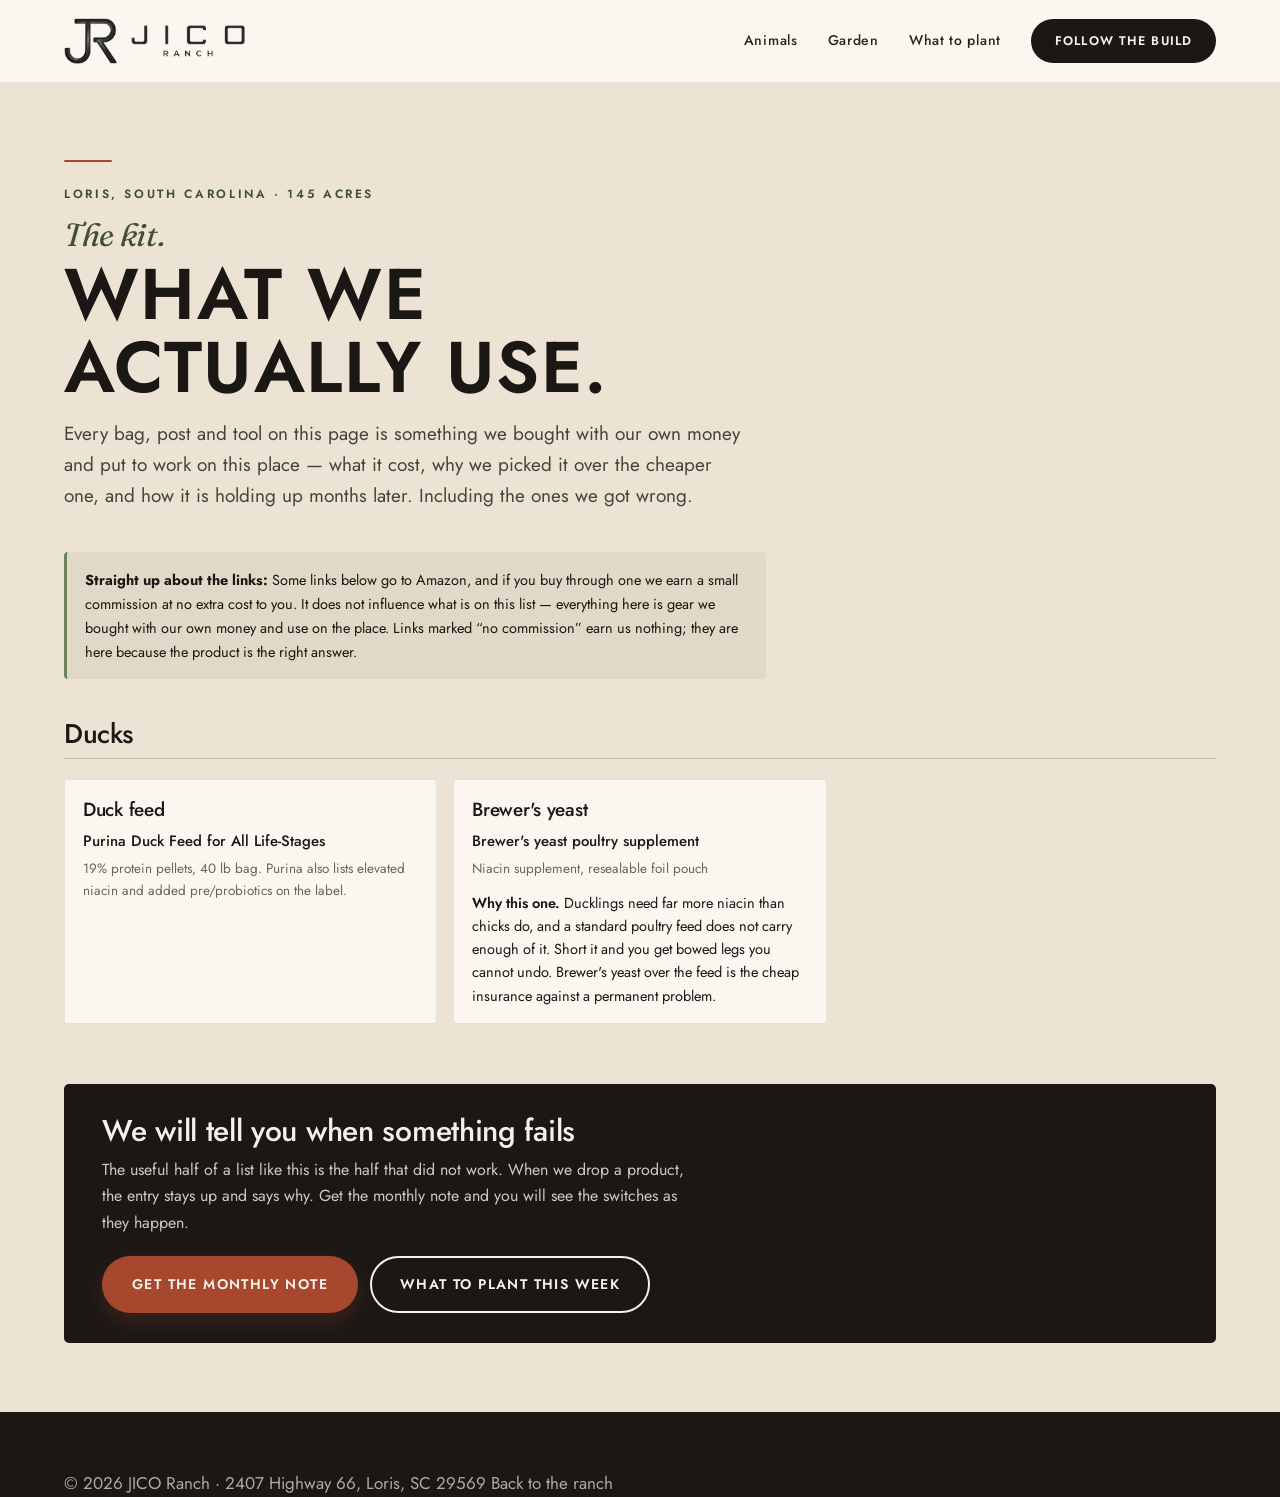
<file: kit.html>
<!doctype html>
<html lang="en">
<head>
<meta charset="utf-8">
<meta name="viewport" content="width=device-width,initial-scale=1">
<title>The Kit — What We Actually Use | JICO Ranch</title>
<meta name="description" content="The fencing, feed, tools and garden gear we actually bought and use building JICO Ranch in Loris, South Carolina — what we paid, why we chose it, and how it is holding up.">
<meta name="robots" content="noindex, nofollow">
<link rel="icon" href="assets/img/favicon.png" type="image/png" sizes="512x512">
<link rel="preconnect" href="https://fonts.googleapis.com">
<link rel="preconnect" href="https://fonts.gstatic.com" crossorigin>
<link href="https://fonts.googleapis.com/css2?family=Fraunces:ital,opsz,wght@0,9..144,300..700;1,9..144,300..700&family=Jost:wght@300;400;500;600&display=swap" rel="stylesheet">
<link rel="stylesheet" href="assets/css/styles.css?v=20261128b">
<script>document.documentElement.className = 'js';</script>
</head>
<body>

<header class="header" id="header">
  <div class="wrap header__in">
    <a class="brand" href="index.html" aria-label="JICO Ranch, home">
      <img class="brand__lockup brand__lockup--ink" src="assets/img/logo-lockup-h.png"
           alt="JICO Ranch" width="360" height="92">
    </a>
    <nav class="nav" aria-label="Main">
      <a href="index.html#animals">Animals</a>
      <a href="index.html#garden">Garden</a>
      <a href="planting.html">What to plant</a>
      <a href="index.html#plan" class="nav__cta">Follow the Build</a>
    </nav>
  </div>
</header>

<section class="section section--tint pz">
  <div class="wrap">

    <div class="section__head reveal">
      <div class="eyebrow-rule"></div>
      <span class="kicker kicker--sage">Loris, South Carolina &middot; 145 acres</span>
      <h1 class="dual dual--sage">
        <span class="dual__lead">The kit.</span>
        <span class="dual__main">What we actually use.</span>
      </h1>
      <p class="section__lead">Every bag, post and tool on this page is something we bought with our
        own money and put to work on this place &mdash; what it cost, why we picked it over the
        cheaper one, and how it is holding up months later. Including the ones we got wrong.</p>
    </div>

    <!-- Disclosure sits above the links, in plain words. Required by the FTC
         and by Amazon's Associates agreement, and the right thing regardless. -->
    <div class="kit-disc reveal">
      <strong>Straight up about the links:</strong>
      <span id="kitDisclosure"></span>
    </div>

    <!-- Shown until KIT has real entries in it -->
    <div class="harvest__soon reveal" id="kitEmpty" hidden>
      <div class="t">This fills in as we buy it</div>
      <p>We are early &mdash; fence line, water, then animals. Rather than pad this page with gear
        we have not touched, it stays empty until there is something real to put on it. The first
        entries will be the fencing and water kit, because that is what is going in the ground now.</p>
      <ul>
        <li>What we bought</li>
        <li>What we paid, and when</li>
        <li>Why it beat the cheaper one</li>
        <li>How often we do it</li>
        <li>How it is holding up</li>
        <li>What we stopped using, and why</li>
      </ul>
    </div>

    <div id="kitList" class="reveal"></div>

    <div class="pz-cta reveal">
      <h2 class="pz-h2">We will tell you when something fails</h2>
      <p>The useful half of a list like this is the half that did not work. When we drop a product,
        the entry stays up and says why. Get the monthly note and you will see the switches as
        they happen.</p>
      <div class="pz-cta__row">
        <a href="index.html#plan" class="btn btn--primary">Get the monthly note</a>
        <a href="planting.html" class="btn btn--ghost">What to plant this week</a>
      </div>
    </div>

  </div>
</section>

<footer class="footer">
  <div class="wrap footer__bottom" style="border-top:0">
    <span>&copy; <span id="year">2026</span> JICO Ranch &middot; 2407 Highway 66, Loris, SC 29569</span>
    <a href="index.html">Back to the ranch</a>
  </div>
</footer>

<script>
  document.getElementById('year').textContent = new Date().getFullYear();
  (function(){
    var els = document.querySelectorAll('.reveal');
    if (!('IntersectionObserver' in window)){
      els.forEach(function(e){ e.classList.add('in'); }); return;
    }
    var io = new IntersectionObserver(function(es){
      es.forEach(function(e){ if (e.isIntersecting){ e.target.classList.add('in'); io.unobserve(e.target); } });
    }, { rootMargin: '0px 0px -8% 0px' });
    els.forEach(function(e){ io.observe(e); });
    setTimeout(function(){ els.forEach(function(e){ e.classList.add('in'); }); }, 2500);
  })();
</script>
<script src="assets/js/kit.js?v=20261128b" defer></script>
</body>
</html>
</file>
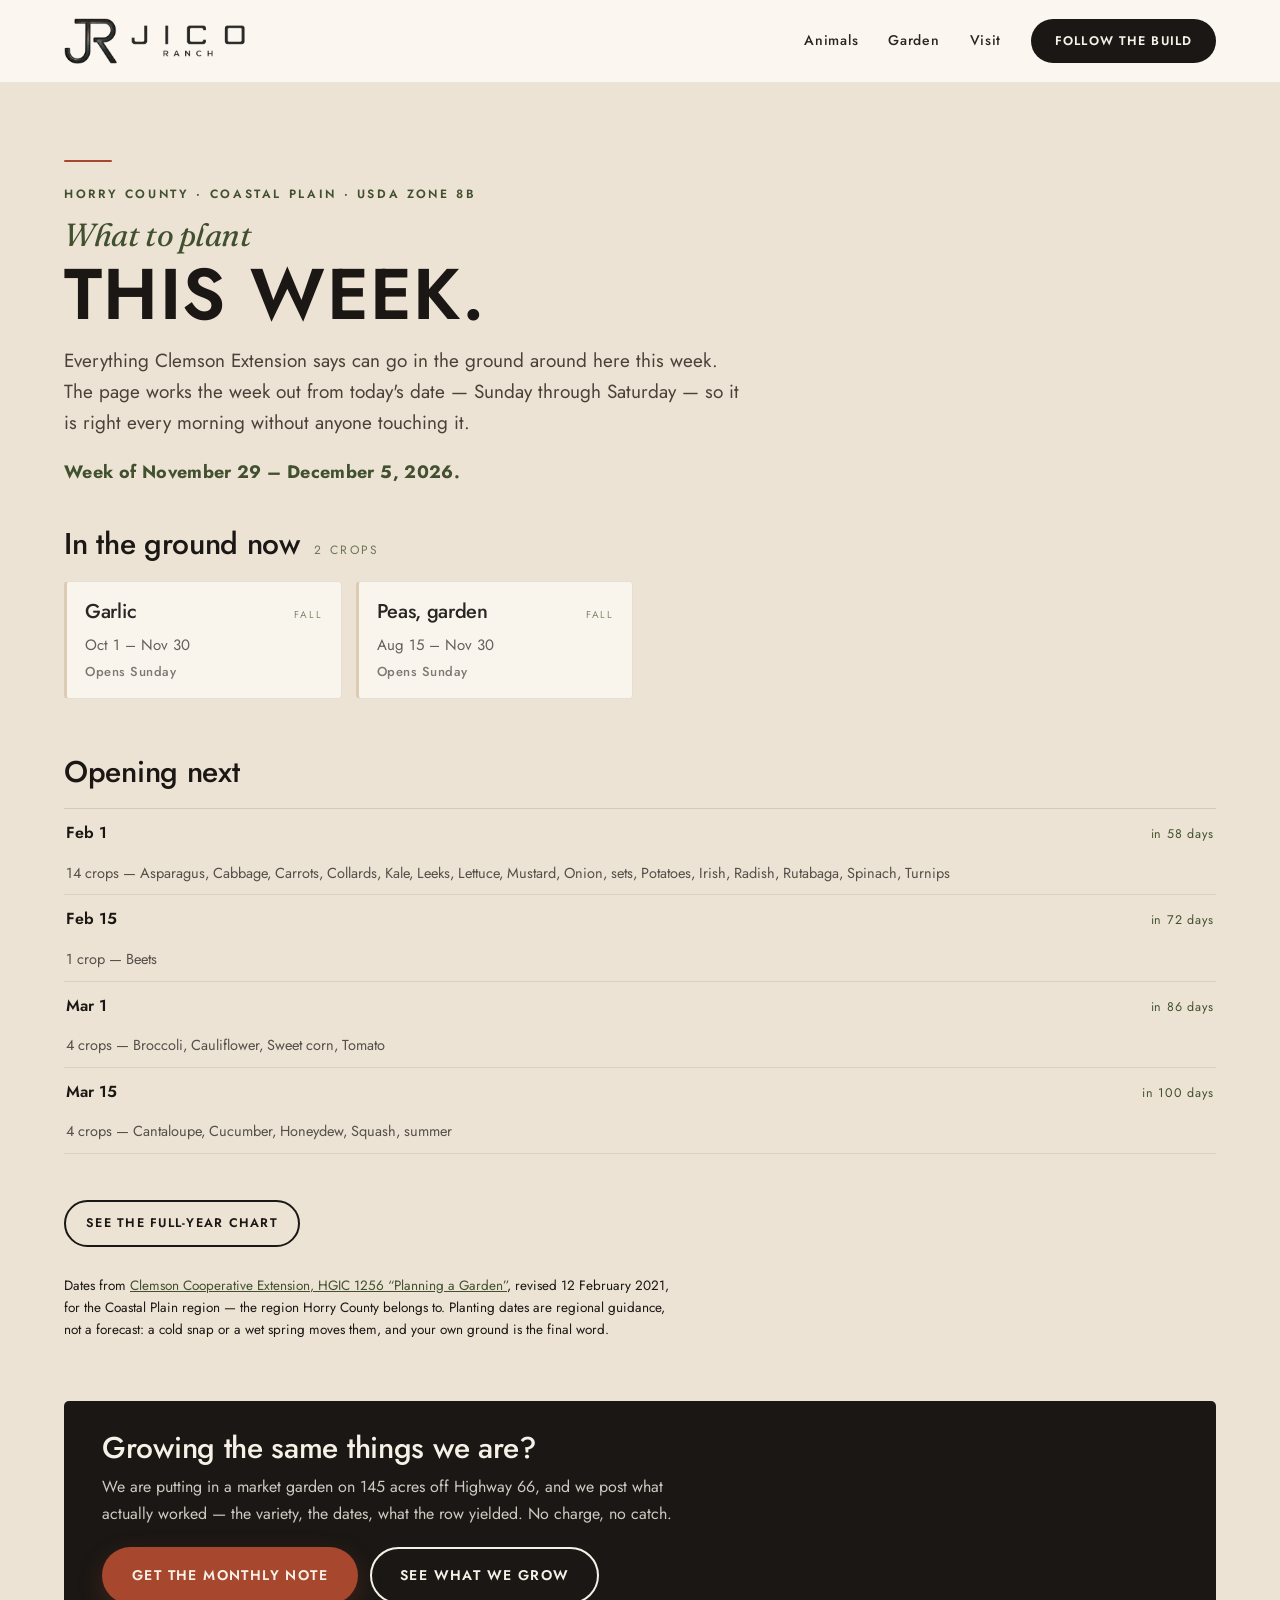
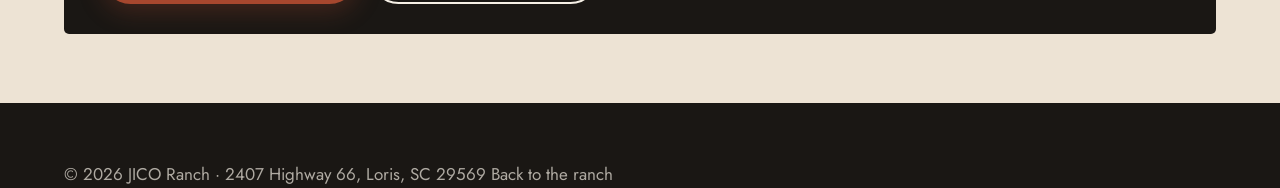
<file: planting.html>
<!doctype html>
<html lang="en">
<head>
<meta charset="utf-8">
<meta name="viewport" content="width=device-width,initial-scale=1">
<title>What to Plant Now in Horry County, SC — JICO Ranch</title>
<meta name="description" content="What you can plant this week in Horry County, South Carolina, on Clemson Extension's planting chart for the coastal region. Updates itself every day.">
<meta name="robots" content="noindex, nofollow">
<link rel="icon" href="assets/img/favicon.png" type="image/png" sizes="512x512">
<link rel="preconnect" href="https://fonts.googleapis.com">
<link rel="preconnect" href="https://fonts.gstatic.com" crossorigin>
<link href="https://fonts.googleapis.com/css2?family=Fraunces:ital,opsz,wght@0,9..144,300..700;1,9..144,300..700&family=Jost:wght@300;400;500;600&display=swap" rel="stylesheet">
<link rel="stylesheet" href="assets/css/styles.css?v=20261128b">
<script>document.documentElement.className = 'js';</script>
</head>
<body>

<header class="header" id="header">
  <div class="wrap header__in">
    <a class="brand" href="index.html" aria-label="JICO Ranch, home">
      <img class="brand__lockup brand__lockup--ink" src="assets/img/logo-lockup-h.png"
           alt="JICO Ranch" width="360" height="92">
    </a>
    <nav class="nav" aria-label="Main">
      <a href="index.html#animals">Animals</a>
      <a href="index.html#garden">Garden</a>
      <a href="index.html#visit">Visit</a>
      <a href="index.html#plan" class="nav__cta">Follow the Build</a>
    </nav>
  </div>
</header>

<!-- ============================ THE TOOL ============================ -->
<section class="section section--tint pz">
  <div class="wrap">

    <div class="section__head reveal">
      <div class="eyebrow-rule"></div>
      <span class="kicker kicker--sage">Horry County &middot; Coastal Plain &middot; USDA zone 8b</span>
      <h1 class="dual dual--sage">
        <span class="dual__lead">What to plant</span>
        <span class="dual__main">This week.</span>
      </h1>
      <p class="section__lead">Everything Clemson Extension says can go in the ground around here
        this week. The page works the week out from today's date &mdash; Sunday through Saturday
        &mdash; so it is right every morning without anyone touching it.</p>
      <p class="pz-week"><strong id="pzDate">&mdash;</strong></p>
    </div>

    <!-- in the ground now -->
    <div class="pz-head reveal">
      <h2 class="pz-h2">In the ground now</h2>
      <span class="pz-count"><span id="pzNowCount">0</span> crops</span>
    </div>
    <div class="pz-grid reveal" id="pzNow"></div>

    <!-- opening soon -->
    <div class="pz-head reveal" style="margin-top:56px">
      <h2 class="pz-h2">Opening next</h2>
    </div>
    <ol class="pz-soon reveal" id="pzSoon"></ol>

    <!-- the full chart -->
    <div class="pz-more reveal">
      <button class="btn btn--ghost btn--sm" id="pzToggle" aria-expanded="false" aria-controls="pzChart">
        See the full-year chart
      </button>
    </div>
    <div class="season reveal" id="pzChart" hidden style="margin-top:22px">
      <div class="season__scroll">
        <table class="pz-table" id="pzTable">
          <caption class="sr-only">Spring and fall planting windows for the South Carolina coastal region</caption>
        </table>
      </div>
    </div>

    <p class="pz-source reveal" id="pzSource"></p>

    <!-- the point of the page, for us -->
    <div class="pz-cta reveal">
      <h2 class="pz-h2">Growing the same things we are?</h2>
      <p>We are putting in a market garden on 145 acres off Highway 66, and we post what actually
        worked &mdash; the variety, the dates, what the row yielded. No charge, no catch.</p>
      <div class="pz-cta__row">
        <a href="index.html#plan" class="btn btn--primary">Get the monthly note</a>
        <a href="index.html#garden" class="btn btn--ghost">See what we grow</a>
      </div>
    </div>

  </div>
</section>

<footer class="footer">
  <div class="wrap footer__bottom" style="border-top:0">
    <span>&copy; <span id="year">2026</span> JICO Ranch &middot; 2407 Highway 66, Loris, SC 29569</span>
    <a href="index.html">Back to the ranch</a>
  </div>
</footer>

<script>
  document.getElementById('year').textContent = new Date().getFullYear();
  // the site's reveal-on-scroll, kept local so this page needs nothing else
  (function(){
    var els = document.querySelectorAll('.reveal');
    if (!('IntersectionObserver' in window)){
      els.forEach(function(e){ e.classList.add('in'); }); return;
    }
    var io = new IntersectionObserver(function(es){
      es.forEach(function(e){ if (e.isIntersecting){ e.target.classList.add('in'); io.unobserve(e.target); } });
    }, { rootMargin: '0px 0px -8% 0px' });
    els.forEach(function(e){ io.observe(e); });
    // if the observer never fires, show everything rather than a blank page
    setTimeout(function(){ els.forEach(function(e){ e.classList.add('in'); }); }, 2500);
  })();
</script>
<script src="assets/js/planting.js?v=20261128b" defer></script>
</body>
</html>
</file>
<file: assets/css/styles.css>
/* ==========================================================================
   JICO RANCH — site styles
   Palette pulled from the branding-iron logo: forged ink on warm cream,
   with pasture green (garden side) and ember rust (animal side) as the
   two accents. Display serif = Fraunces. UI/geometric sans = Jost (matches
   the letterspaced JICO wordmark).
   ========================================================================== */

/* ---------- tokens ---------- */
:root{
  --ink:#1A1714;
  --ink-2:#2A2521;
  --ink-3:#4A4239;
  --cream:#EDE3D4;
  --bone:#F6F0E6;
  --paper:#FBF7F0;
  --tan:#C9B295;
  --tan-2:#DCCBB2;
  --sage:#6E8259;
  --moss:#41512F;
  --rust:#A6472E;
  --ember:#C2643D;

  --line:rgba(26,23,20,.14);
  --line-soft:rgba(26,23,20,.08);
  --shadow-sm:0 2px 10px rgba(26,23,20,.07);
  --shadow:0 14px 40px rgba(26,23,20,.13);
  --shadow-lg:0 30px 70px rgba(26,23,20,.20);

  --wrap:1200px;
  --pad:24px;
  --r:14px;
  --r-lg:22px;

  --f-display:"Fraunces",Georgia,"Times New Roman",serif;
  --f-sans:"Jost","Futura","Century Gothic",system-ui,-apple-system,sans-serif;

  --header-h:82px;
  --ease:cubic-bezier(.22,.61,.36,1);
}

/* ---------- reset ---------- */
*,*::before,*::after{box-sizing:border-box}
html{-webkit-text-size-adjust:100%;scroll-behavior:smooth;scroll-padding-top:calc(var(--header-h) + 16px)}
body{
  margin:0;
  font-family:var(--f-sans);
  font-size:17px;
  line-height:1.65;
  color:var(--ink);
  background:var(--paper);
  -webkit-font-smoothing:antialiased;
  overflow-x:hidden;
}
img,svg,video{max-width:100%;display:block}
img{height:auto}
a{color:inherit;text-decoration:none}
button{font:inherit;color:inherit;background:none;border:0;cursor:pointer}
ul,ol{margin:0;padding:0;list-style:none}
h1,h2,h3,h4{margin:0;font-family:var(--f-display);font-weight:600;line-height:1.1;letter-spacing:-.015em}
p{margin:0 0 1em}
p:last-child{margin-bottom:0}
:focus-visible{outline:3px solid var(--ember);outline-offset:3px;border-radius:4px}

.wrap{width:100%;max-width:var(--wrap);margin-inline:auto;padding-inline:var(--pad)}
.sr-only{position:absolute;width:1px;height:1px;padding:0;margin:-1px;overflow:hidden;clip:rect(0,0,0,0);white-space:nowrap;border:0}

/* ---------- type helpers ---------- */
.kicker{
  display:inline-block;
  font-size:12px;font-weight:600;letter-spacing:.22em;text-transform:uppercase;
  color:var(--rust);margin-bottom:12px;
}
.kicker--light{color:var(--tan)}
.kicker--sage{color:var(--moss)}

.section{padding:clamp(46px,5.4vw,78px) 0;position:relative}
.section--tint{background:var(--cream)}
.section--bone{background:var(--bone)}
.section--ink{background:var(--ink);color:var(--bone)}
.section--ink .section__lead{color:rgba(246,240,230,.72)}
.section--ink .kicker{color:var(--tan)}

.section__head{max-width:760px;margin-bottom:clamp(26px,3.2vw,40px)}
.section__head--center{margin-inline:auto;text-align:center}
.section__title{font-size:clamp(30px,4.4vw,52px)}
.section__lead{margin-top:14px;font-size:clamp(16px,1.6vw,19px);color:var(--ink-3);max-width:62ch}

.eyebrow-rule{width:48px;height:2px;background:var(--rust);margin-bottom:16px;border-radius:2px}
.section__head--center .eyebrow-rule{margin-inline:auto}

/* ---------- buttons ---------- */
.btn{
  display:inline-flex;align-items:center;justify-content:center;gap:10px;
  padding:15px 28px;border-radius:999px;
  font-family:var(--f-sans);font-size:14px;font-weight:600;
  letter-spacing:.1em;text-transform:uppercase;
  border:2px solid transparent;cursor:pointer;
  transition:transform .22s var(--ease),background .22s,color .22s,border-color .22s,box-shadow .22s;
  white-space:nowrap;
}
.btn:hover{transform:translateY(-2px)}
.btn--primary{background:var(--rust);color:var(--bone);box-shadow:0 8px 24px rgba(166,71,46,.28)}
.btn--primary:hover{background:var(--ember);box-shadow:0 14px 32px rgba(166,71,46,.36)}
.btn--ink{background:var(--ink);color:var(--bone)}
.btn--ink:hover{background:var(--ink-2)}
.btn--ghost{border-color:currentColor;color:inherit}
.btn--ghost:hover{background:var(--ink);color:var(--bone);border-color:var(--ink)}
.btn--ghost-light{border-color:rgba(246,240,230,.6);color:var(--bone)}
.btn--ghost-light:hover{background:var(--bone);color:var(--ink);border-color:var(--bone)}
.btn--sm{padding:11px 20px;font-size:12.5px}
.btn--block{width:100%}

.textlink{
  display:inline-flex;align-items:center;gap:8px;
  font-size:14px;font-weight:600;letter-spacing:.09em;text-transform:uppercase;
  color:var(--rust);border-bottom:2px solid transparent;padding-bottom:2px;
  transition:border-color .2s,gap .2s;
}
.textlink:hover{border-color:currentColor;gap:13px}
.textlink .ic{width:15px;height:15px}

.ic{width:18px;height:18px;fill:currentColor;flex:none}

/* ==========================================================================
   TOP BAR
   ========================================================================== */
.topbar{background:var(--ink);color:rgba(246,240,230,.82);font-size:13px;letter-spacing:.02em}
.topbar__in{display:flex;align-items:center;gap:14px;min-height:42px;flex-wrap:wrap}
.topbar__item{display:inline-flex;align-items:center;gap:7px}
.topbar__item .ic{width:14px;height:14px;fill:var(--tan)}
.topbar__sep{opacity:.32}
.topbar__phone{margin-left:auto;display:inline-flex;align-items:center;gap:7px;font-weight:600;color:var(--bone)}
.topbar__phone:hover{color:var(--ember)}
.topbar__phone .ic{width:14px;height:14px;fill:var(--ember)}
@media(max-width:720px){
  .topbar__sep,.topbar__item:nth-child(3){display:none}
  .topbar__in{justify-content:space-between;font-size:12px}
}

/* ==========================================================================
   HEADER / NAV
   ========================================================================== */
.header{
  position:sticky;top:0;z-index:90;
  background:rgba(251,247,240,.86);
  backdrop-filter:saturate(150%) blur(14px);
  -webkit-backdrop-filter:saturate(150%) blur(14px);
  border-bottom:1px solid var(--line-soft);
  transition:box-shadow .3s,background .3s;
}
.header.is-stuck{box-shadow:0 6px 26px rgba(26,23,20,.10)}
.header__in{display:flex;align-items:center;gap:24px;min-height:var(--header-h)}

/* The real artwork, keyed out. --ink on light grounds, --cream on the footer. */
.brand{display:flex;align-items:center;flex:none}
.brand__lockup{height:46px;width:auto;display:block}
.brand__lockup--cream{display:none}

.nav{margin-left:auto;display:flex;align-items:center;gap:30px}
.nav a{
  font-size:14px;font-weight:500;letter-spacing:.05em;
  position:relative;padding:6px 0;color:var(--ink-2);
  transition:color .2s;
}
.nav a::after{
  content:"";position:absolute;left:0;right:100%;bottom:0;height:2px;
  background:var(--rust);transition:right .28s var(--ease);
}
.nav a:hover{color:var(--ink)}
.nav a:hover::after,.nav a.is-active::after{right:0}
.nav .nav__cta{
  padding:12px 24px;border-radius:999px;background:var(--ink);color:var(--bone);
  font-weight:600;letter-spacing:.09em;text-transform:uppercase;font-size:12.5px;
}
.nav .nav__cta::after{display:none}
.nav .nav__cta:hover{background:var(--rust);color:var(--bone)}

.hamburger{display:none;width:46px;height:46px;margin-left:auto;position:relative;border-radius:10px}
.hamburger span{
  position:absolute;left:12px;right:12px;height:2px;background:var(--ink);border-radius:2px;
  transition:transform .3s var(--ease),opacity .2s;
}
.hamburger span:nth-child(1){top:16px}
.hamburger span:nth-child(2){top:22px}
.hamburger span:nth-child(3){top:28px}
.hamburger[aria-expanded="true"] span:nth-child(1){transform:translateY(6px) rotate(45deg)}
.hamburger[aria-expanded="true"] span:nth-child(2){opacity:0}
.hamburger[aria-expanded="true"] span:nth-child(3){transform:translateY(-6px) rotate(-45deg)}

@media(max-width:1040px){
  .nav{
    position:fixed;inset:calc(var(--header-h) + 42px) 0 auto 0;
    flex-direction:column;align-items:stretch;gap:0;
    background:var(--paper);border-bottom:1px solid var(--line);
    padding:10px var(--pad) 26px;
    transform:translateY(-130%);transition:transform .38s var(--ease);
    box-shadow:var(--shadow);max-height:calc(100vh - var(--header-h) - 42px);overflow:auto;
  }
  .nav.is-open{transform:translateY(0)}
  .nav a{padding:16px 2px;border-bottom:1px solid var(--line-soft);font-size:16px}
  .nav a::after{display:none}
  .nav .nav__cta{margin-top:18px;text-align:center;justify-content:center;padding:16px;font-size:14px}
  .hamburger{display:block}
}
@media(max-width:1040px){.brand__lockup{height:40px}}
@media(max-width:420px){.brand__lockup{height:34px}}

/* ==========================================================================
   HERO
   ========================================================================== */
.hero{position:relative;min-height:clamp(500px,78vh,720px);display:flex;align-items:flex-end;overflow:hidden;background:var(--ink)}
.hero__bg{
  position:absolute;inset:0;background-size:cover;background-position:center;
  animation:kenburns 26s var(--ease) infinite alternate;
}
@keyframes kenburns{from{transform:scale(1.04)}to{transform:scale(1.14)}}
.hero__montage{position:absolute;inset:0}
.hero__montage video{
  position:absolute;inset:0;width:100%;height:100%;object-fit:cover;
  opacity:0;transition:opacity 1.6s ease;
}
.hero__montage video.is-live{opacity:1}
/* The hero cycles through photos of very different brightness -- a dark
   golden-hour pasture, then bright green garden rows. The scrim therefore has
   to hold the headline on the lightest frame, not the average one, so there is
   a left-weighted wash under the text column on top of the vertical gradient.
   Tuned against the brightest still in HERO_STILLS. */
.hero__scrim{
  position:absolute;inset:0;
  background:
    linear-gradient(90deg,rgba(26,23,20,.86) 0%,rgba(26,23,20,.66) 34%,rgba(26,23,20,.14) 68%,transparent 100%),
    linear-gradient(180deg,rgba(26,23,20,.58) 0%,rgba(26,23,20,.20) 34%,rgba(26,23,20,.82) 100%),
    radial-gradient(120% 80% at 20% 100%,rgba(26,23,20,.52),transparent 62%);
}
@media(max-width:780px){
  /* No room for a text column on a phone: wash the whole frame instead. */
  .hero__scrim{
    background:
      linear-gradient(180deg,rgba(26,23,20,.70) 0%,rgba(26,23,20,.52) 40%,rgba(26,23,20,.88) 100%);
  }
}
.hero__in{position:relative;z-index:2;padding-block:clamp(40px,5.5vw,72px);color:var(--bone)}
.hero__title{
  font-size:clamp(38px,7vw,86px);line-height:1.02;letter-spacing:-.025em;
  max-width:16ch;text-wrap:balance;
}
.hero__title em{font-style:italic;color:var(--tan)}
.hero__sub{margin-top:16px;max-width:56ch;font-size:clamp(16px,1.8vw,20px);color:rgba(246,240,230,.86)}
.hero__cta{display:flex;flex-wrap:wrap;gap:12px;margin-top:26px}
.hero__trust{
  display:flex;flex-wrap:wrap;gap:8px 28px;margin-top:28px;
  padding-top:18px;border-top:1px solid rgba(246,240,230,.22);
  font-size:13px;letter-spacing:.09em;text-transform:uppercase;color:rgba(246,240,230,.75);
}
.hero__trust li{display:flex;align-items:center;gap:9px}
.hero__trust li::before{content:"";width:5px;height:5px;border-radius:50%;background:var(--ember);flex:none}
.hero__scroll{
  position:absolute;left:50%;bottom:22px;transform:translateX(-50%);z-index:3;
  color:rgba(246,240,230,.6);font-size:11px;letter-spacing:.24em;text-transform:uppercase;
  display:flex;flex-direction:column;align-items:center;gap:8px;animation:bob 2.4s ease-in-out infinite;
}
.hero__scroll::after{content:"";width:1px;height:26px;background:linear-gradient(var(--tan),transparent)}
@keyframes bob{0%,100%{transform:translate(-50%,0)}50%{transform:translate(-50%,7px)}}
@media(max-width:700px){.hero__scroll{display:none}}

/* ==========================================================================
   TODAY AT THE RANCH  (live status strip — the agritourism differentiator)
   ========================================================================== */
.today{background:var(--ink);color:var(--bone);border-top:1px solid rgba(246,240,230,.10)}
.today__in{display:grid;grid-template-columns:auto 1fr auto;gap:22px;align-items:center;padding:20px 0}
.today__flag{display:flex;align-items:center;gap:11px;font-size:12px;letter-spacing:.2em;text-transform:uppercase;color:var(--tan)}
.today__dot{width:9px;height:9px;border-radius:50%;background:#7BC47F;position:relative;flex:none}
.today__dot::after{content:"";position:absolute;inset:-6px;border-radius:50%;border:1px solid #7BC47F;opacity:.5;animation:ping 2s ease-out infinite}
@keyframes ping{0%{transform:scale(.6);opacity:.7}100%{transform:scale(1.5);opacity:0}}
.today__dot--closed{background:var(--ember)}
.today__dot--closed::after{border-color:var(--ember)}
.today__items{display:flex;flex-wrap:wrap;gap:10px 34px}
.today__item{display:flex;flex-direction:column;gap:2px}
.today__label{font-size:11px;letter-spacing:.16em;text-transform:uppercase;color:rgba(246,240,230,.55)}
.today__val{font-size:15px;font-weight:500}
@media(max-width:900px){
  .today__in{grid-template-columns:1fr;gap:18px}
  .today__in .btn{justify-self:start}
}

/* ==========================================================================
   TWO PILLARS — animals / garden
   ========================================================================== */
.pillars{display:grid;grid-template-columns:1fr 1fr;gap:26px}
@media(max-width:880px){.pillars{grid-template-columns:1fr}}
.pillar{
  position:relative;border-radius:var(--r-lg);overflow:hidden;isolation:isolate;
  min-height:520px;display:flex;align-items:flex-end;color:var(--bone);
  box-shadow:var(--shadow);
}
.pillar img{position:absolute;inset:0;width:100%;height:100%;object-fit:cover;z-index:-2;transition:transform .8s var(--ease)}
.pillar::after{
  content:"";position:absolute;inset:0;z-index:-1;
  background:linear-gradient(180deg,rgba(26,23,20,.12) 0%,rgba(26,23,20,.55) 52%,rgba(26,23,20,.90) 100%);
}
.pillar:hover img{transform:scale(1.06)}
.pillar__in{padding:clamp(26px,3.5vw,44px)}
.pillar__tag{
  display:inline-block;padding:6px 14px;border-radius:999px;font-size:11px;
  letter-spacing:.18em;text-transform:uppercase;font-weight:600;margin-bottom:16px;
}
.pillar--animals .pillar__tag{background:var(--ember);color:var(--bone)}
.pillar--garden .pillar__tag{background:var(--sage);color:var(--bone)}
.pillar__title{font-size:clamp(28px,3.4vw,42px);margin-bottom:14px}
.pillar__body{color:rgba(246,240,230,.85);font-size:16px;max-width:46ch}
.pillar__list{display:flex;flex-wrap:wrap;gap:8px;margin:22px 0 26px}
.pillar__list li{
  font-size:12.5px;letter-spacing:.06em;padding:6px 13px;border-radius:999px;
  border:1px solid rgba(246,240,230,.34);color:rgba(246,240,230,.9);
}

/* ==========================================================================
   CARD GRIDS  (experiences / animals / garden / store)
   ========================================================================== */
.grid{display:grid;gap:18px}
.grid--2{grid-template-columns:repeat(2,1fr)}
.grid--3{grid-template-columns:repeat(3,1fr)}
.grid--4{grid-template-columns:repeat(4,1fr)}
@media(max-width:1000px){.grid--4{grid-template-columns:repeat(2,1fr)}.grid--3{grid-template-columns:repeat(2,1fr)}}
@media(max-width:640px){.grid--2,.grid--3,.grid--4{grid-template-columns:1fr}}

.card{
  background:var(--paper);border:1px solid var(--line-soft);border-radius:var(--r-lg);
  overflow:hidden;display:flex;flex-direction:column;
  transition:transform .3s var(--ease),box-shadow .3s,border-color .3s;
}
.card:hover{transform:translateY(-5px);box-shadow:var(--shadow);border-color:var(--line)}
.card__media{position:relative;aspect-ratio:3/2;overflow:hidden;background:var(--cream)}
.card__media img{width:100%;height:100%;object-fit:cover;transition:transform .7s var(--ease)}
.card:hover .card__media img{transform:scale(1.05)}
.card__badge{
  position:absolute;top:14px;left:14px;z-index:2;
  padding:6px 13px;border-radius:999px;background:rgba(26,23,20,.86);color:var(--bone);
  font-size:11px;font-weight:600;letter-spacing:.13em;text-transform:uppercase;
  backdrop-filter:blur(4px);
}
.card__badge--sage{background:var(--sage)}
.card__badge--rust{background:var(--rust)}
.card__badge--tan{background:var(--tan);color:var(--ink)}
.card__body{padding:20px;display:flex;flex-direction:column;flex:1;gap:8px}
.card__title{font-size:22px}
.card__meta{
  font-size:12px;letter-spacing:.13em;text-transform:uppercase;color:var(--rust);font-weight:600;
}
.card__text{font-size:15.5px;color:var(--ink-3);flex:1}
.card__foot{
  display:flex;align-items:center;justify-content:space-between;gap:14px;
  margin-top:4px;padding-top:13px;border-top:1px solid var(--line-soft);
}
.card__price{font-family:var(--f-display);font-size:20px;font-weight:600}
.card__price small{font-family:var(--f-sans);font-size:12px;font-weight:400;color:var(--ink-3);letter-spacing:.05em}

/* animal card — compact portrait tiles */
.animal{position:relative;border-radius:var(--r-lg);overflow:hidden;aspect-ratio:4/3;background:var(--cream)}
.animal img{width:100%;height:100%;object-fit:cover;transition:transform .7s var(--ease)}
.animal:hover img{transform:scale(1.07)}
.animal__in{
  position:absolute;inset:auto 0 0 0;padding:20px;color:var(--bone);
  background:linear-gradient(transparent,rgba(26,23,20,.88));
}
.animal__name{font-family:var(--f-display);font-size:21px;font-weight:600}
.animal__species{font-size:12px;letter-spacing:.14em;text-transform:uppercase;color:var(--tan);margin-top:3px}
.animal__fact{
  font-size:14px;color:rgba(246,240,230,.85);margin-top:9px;
  max-height:0;opacity:0;overflow:hidden;transition:max-height .4s var(--ease),opacity .3s,margin .3s;
}
.animal:hover .animal__fact,.animal:focus-within .animal__fact{max-height:90px;opacity:1}

/* ==========================================================================
   SEASON CALENDAR — what's in the garden, month by month
   ========================================================================== */
.season{background:var(--paper);border:1px solid var(--line);border-radius:var(--r-lg);overflow:hidden;box-shadow:var(--shadow-sm)}
.season__scroll{overflow-x:auto;-webkit-overflow-scrolling:touch}
.season table{border-collapse:collapse;width:100%;min-width:760px;font-size:14px}
.season th,.season td{padding:0;text-align:center}
.season thead th{
  padding:16px 6px;font-family:var(--f-sans);font-size:11px;font-weight:600;
  letter-spacing:.12em;text-transform:uppercase;color:var(--ink-3);
  border-bottom:1px solid var(--line);background:var(--bone);
}
.season thead th:first-child{text-align:left;padding-left:22px;min-width:190px}
.season th.is-now{color:var(--rust);background:rgba(166,71,46,.09)}
.season tbody th{
  text-align:left;padding:0 22px;font-weight:500;font-size:15px;font-family:var(--f-sans);
  border-bottom:1px solid var(--line-soft);white-space:nowrap;
}
.season tbody td{border-bottom:1px solid var(--line-soft);padding:9px 4px}
.season tbody tr:hover th,.season tbody tr:hover td{background:rgba(110,130,89,.07)}
/* must be block — an empty inline span has no width and ignores height */
.season__bar{display:block;height:11px;border-radius:999px;background:var(--tan-2);opacity:.45}
.season__bar.on{background:var(--sage);opacity:1}
.season__bar.peak{background:var(--moss)}
.season__legend{
  display:flex;flex-wrap:wrap;gap:20px;padding:16px 22px;border-top:1px solid var(--line);
  background:var(--bone);font-size:13px;color:var(--ink-3);
}
.season__legend span{display:inline-flex;align-items:center;gap:8px}
.season__key{width:22px;height:9px;border-radius:999px;display:inline-block}

/* ==========================================================================
   PLAN YOUR VISIT
   ========================================================================== */
.visit{display:grid;grid-template-columns:1.05fr .95fr;gap:clamp(30px,5vw,64px);align-items:start}
@media(max-width:900px){.visit{grid-template-columns:1fr}}
.hours{border:1px solid var(--line);border-radius:var(--r-lg);overflow:hidden;background:var(--paper)}
.hours__row{
  display:flex;justify-content:space-between;gap:18px;padding:12px 20px;
  border-bottom:1px solid var(--line-soft);font-size:15.5px;
}
.hours__row:last-child{border-bottom:0}
.hours__row.is-today{background:rgba(166,71,46,.07);font-weight:600}
.hours__row.is-today .hours__day::after{
  content:"Today";margin-left:10px;font-size:10px;letter-spacing:.14em;text-transform:uppercase;
  background:var(--rust);color:var(--bone);padding:3px 8px;border-radius:999px;font-weight:600;vertical-align:middle;
}
.hours__day{color:var(--ink-2)}
.hours__time{color:var(--ink-3)}
.hours__row.is-closed .hours__time{color:var(--rust)}

.facts{display:grid;gap:2px;background:var(--line-soft);border:1px solid var(--line);border-radius:var(--r-lg);overflow:hidden}
.fact{background:var(--paper);padding:16px 20px;display:flex;gap:16px;align-items:flex-start}
.fact .ic{width:22px;height:22px;fill:var(--sage);margin-top:3px}
.fact__t{font-weight:600;font-size:15px;margin-bottom:3px}
.fact__d{font-size:14.5px;color:var(--ink-3);line-height:1.55}

.rules{display:grid;grid-template-columns:repeat(auto-fit,minmax(220px,1fr));gap:14px;margin-top:26px}
.rule{padding:18px;border:1px dashed var(--line);border-radius:var(--r);background:var(--bone)}
.rule__n{
  font-family:var(--f-display);font-size:15px;font-weight:600;color:var(--rust);
  display:flex;align-items:center;gap:9px;margin-bottom:8px;
}
.rule__n .ic{width:17px;height:17px;fill:var(--rust)}
.rule p{font-size:14.5px;color:var(--ink-3)}

/* ==========================================================================
   STATS
   ========================================================================== */
.stats{display:grid;grid-template-columns:repeat(4,1fr);gap:20px;text-align:center}
@media(max-width:820px){.stats{grid-template-columns:repeat(2,1fr);gap:34px}}
.stat__n{font-family:var(--f-display);font-size:clamp(38px,5.4vw,64px);font-weight:600;line-height:1;color:var(--tan)}
.stat__l{margin-top:12px;font-size:12.5px;letter-spacing:.15em;text-transform:uppercase;color:rgba(246,240,230,.7)}

/* ==========================================================================
   GALLERY
   ========================================================================== */
.gallery{display:grid;grid-template-columns:repeat(4,1fr);gap:14px}
@media(max-width:900px){.gallery{grid-template-columns:repeat(2,1fr)}}
.gallery a{
  border-radius:var(--r);overflow:hidden;aspect-ratio:4/3;background:var(--cream);
  position:relative;display:block;
}

.gallery img{width:100%;height:100%;object-fit:cover;transition:transform .7s var(--ease),filter .4s}
.gallery a:hover img{transform:scale(1.07)}

/* ==========================================================================
   FAQ
   ========================================================================== */
.faq{max-width:840px;margin-inline:auto;border-top:1px solid var(--line)}
.faq details{border-bottom:1px solid var(--line)}
.faq summary{
  list-style:none;cursor:pointer;padding:19px 46px 19px 0;position:relative;
  font-family:var(--f-display);font-size:clamp(18px,2.1vw,22px);font-weight:600;
}
.faq summary::-webkit-details-marker{display:none}
.faq summary::after{
  content:"";position:absolute;right:8px;top:50%;width:13px;height:13px;
  border-right:2px solid var(--rust);border-bottom:2px solid var(--rust);
  transform:translateY(-70%) rotate(45deg);transition:transform .3s var(--ease);
}
.faq details[open] summary::after{transform:translateY(-30%) rotate(-135deg)}
.faq details p{padding:0 40px 21px 0;color:var(--ink-3);font-size:16px}

/* ==========================================================================
   EVENTS list
   ========================================================================== */
.events{display:grid;gap:2px;background:rgba(246,240,230,.13);border-radius:var(--r-lg);overflow:hidden}
.event{
  background:var(--ink);padding:20px clamp(18px,2.6vw,30px);
  display:grid;grid-template-columns:96px 1fr auto;gap:26px;align-items:center;
  transition:background .25s;
}
.event:hover{background:var(--ink-2)}
.event__date{text-align:center;border-right:1px solid rgba(246,240,230,.18);padding-right:20px}
.event__mon{font-size:11px;letter-spacing:.2em;text-transform:uppercase;color:var(--ember)}
.event__day{font-family:var(--f-display);font-size:34px;font-weight:600;line-height:1.05;color:var(--bone)}
.event__t{font-family:var(--f-display);font-size:22px;font-weight:600;color:var(--bone);margin-bottom:5px}
.event__d{font-size:14.5px;color:rgba(246,240,230,.68)}
@media(max-width:760px){
  .event{grid-template-columns:76px 1fr;gap:18px}
  .event .btn{grid-column:1/-1;justify-self:start}
}

/* ==========================================================================
   SPLIT FEATURE (story / stand)
   ========================================================================== */
.split{display:grid;grid-template-columns:1fr 1fr;gap:clamp(30px,5vw,68px);align-items:center}
.split--flip .split__media{order:2}
@media(max-width:880px){.split{grid-template-columns:1fr}.split--flip .split__media{order:0}}
.split__media{border-radius:var(--r-lg);overflow:hidden;box-shadow:var(--shadow)}
.split__list{display:grid;gap:12px;margin:20px 0 24px}
.split__list li{display:flex;gap:14px;align-items:flex-start;font-size:16px;color:var(--ink-3)}
.split__list .ic{width:20px;height:20px;fill:var(--sage);margin-top:3px}

/* ==========================================================================
   NEWSLETTER + CONTACT
   ========================================================================== */
.signup{
  background:var(--ink);color:var(--bone);border-radius:var(--r-lg);
  padding:clamp(32px,5vw,58px);display:grid;grid-template-columns:1fr 1fr;
  gap:clamp(26px,4vw,54px);align-items:center;
}
@media(max-width:820px){.signup{grid-template-columns:1fr}}
.signup h2{font-size:clamp(26px,3.4vw,40px)}
.signup p{color:rgba(246,240,230,.72);margin-top:14px}

.form{display:grid;gap:14px}
.form__row{display:grid;grid-template-columns:1fr 1fr;gap:14px}
@media(max-width:560px){.form__row{grid-template-columns:1fr}}
.field{display:grid;gap:7px}
.field label{font-size:12px;letter-spacing:.13em;text-transform:uppercase;font-weight:600;color:var(--ink-3)}
.signup .field label{color:rgba(246,240,230,.62)}
.field input,.field select,.field textarea{
  font-family:var(--f-sans);font-size:16px;padding:14px 16px;
  border:1px solid var(--line);border-radius:11px;background:var(--paper);color:var(--ink);
  transition:border-color .2s,box-shadow .2s;width:100%;
}
.signup .field input,.signup .field select{
  background:rgba(246,240,230,.08);border-color:rgba(246,240,230,.24);color:var(--bone);
}
.signup .field input::placeholder{color:rgba(246,240,230,.42)}
.field input:focus,.field select:focus,.field textarea:focus{
  outline:none;border-color:var(--rust);box-shadow:0 0 0 3px rgba(166,71,46,.16);
}
.field textarea{min-height:132px;resize:vertical}
.form__note{font-size:13px;color:var(--ink-3)}
.signup .form__note{color:rgba(246,240,230,.55)}
.form__ok{
  display:none;padding:15px 18px;border-radius:11px;
  background:rgba(110,130,89,.16);border:1px solid var(--sage);color:var(--moss);font-size:15px;
}
.form__ok.show{display:block}
.signup .form__ok{color:#C6D8AF;border-color:rgba(198,216,175,.5)}

.contact__grid{display:grid;grid-template-columns:.9fr 1.1fr;gap:clamp(30px,5vw,64px);align-items:start}
@media(max-width:900px){.contact__grid{grid-template-columns:1fr}}
.contact__lines{display:grid;gap:18px;margin-top:24px}
.contact__line{display:flex;gap:16px;align-items:flex-start}
.contact__line .ic{width:21px;height:21px;fill:var(--rust);margin-top:4px}
.contact__k{font-size:11.5px;letter-spacing:.16em;text-transform:uppercase;color:var(--ink-3)}
.contact__v{font-size:17.5px;font-weight:500;margin-top:2px}
.contact__v a:hover{color:var(--rust)}

/* ==========================================================================
   FOOTER
   ========================================================================== */
.footer{background:var(--ink);color:rgba(246,240,230,.68);padding:clamp(40px,4.4vw,58px) 0 0}
.footer__top{display:grid;grid-template-columns:1.4fr 1fr 1fr 1fr;gap:30px;padding-bottom:34px}
@media(max-width:900px){.footer__top{grid-template-columns:1fr 1fr}}
@media(max-width:560px){.footer__top{grid-template-columns:1fr}}
.footer .brand__lockup--ink{display:none}
.footer .brand__lockup--cream{display:block}
.footer .brand__lockup{height:52px}
.footer__blurb{margin-top:20px;font-size:15px;max-width:38ch;line-height:1.7}
.footer__h{
  font-size:11.5px;letter-spacing:.18em;text-transform:uppercase;color:var(--tan);
  margin-bottom:18px;font-weight:600;
}
.footer__list{display:grid;gap:11px;font-size:15px}
.footer__list a:hover{color:var(--bone)}
.social{display:flex;gap:11px;margin-top:20px}
.social a{
  width:40px;height:40px;border-radius:50%;border:1px solid rgba(246,240,230,.24);
  display:grid;place-items:center;transition:background .22s,border-color .22s,transform .22s;
}
.social a:hover{background:var(--bone);border-color:var(--bone);transform:translateY(-2px)}
.social a:hover .ic{fill:var(--ink)}
.social .ic{width:17px;height:17px;fill:rgba(246,240,230,.8)}
.footer__bar{
  border-top:1px solid rgba(246,240,230,.14);padding:22px 0;
  display:flex;flex-wrap:wrap;gap:12px 26px;align-items:center;font-size:13.5px;
}
.footer__bar .sep{opacity:.3}
.footer__bar .right{margin-left:auto}
@media(max-width:640px){.footer__bar .right{margin-left:0}}

/* ==========================================================================
   MOBILE STICKY ACTION BAR
   ========================================================================== */
.stickybar{
  position:fixed;left:0;right:0;bottom:0;z-index:80;display:none;
  background:rgba(26,23,20,.96);backdrop-filter:blur(10px);
  border-top:1px solid rgba(246,240,230,.14);
  padding:10px 12px calc(10px + env(safe-area-inset-bottom));
  gap:10px;
}
.stickybar a{
  flex:1;display:flex;align-items:center;justify-content:center;gap:8px;
  padding:14px 8px;border-radius:999px;font-size:13px;font-weight:600;
  letter-spacing:.08em;text-transform:uppercase;
}
.stickybar .s-call{background:rgba(246,240,230,.12);color:var(--bone)}
.stickybar .s-visit{background:var(--rust);color:var(--bone)}
@media(max-width:760px){
  .stickybar{display:flex}
  body{padding-bottom:76px}
}

/* ==========================================================================
   REVEAL ON SCROLL
   ========================================================================== */
/* Gated on html.js — main.js adds that class. Without JS (or if the script
   fails to run) the content stays visible instead of being stuck at opacity 0. */
html.js .reveal{opacity:0;transform:translateY(22px);transition:opacity .7s var(--ease),transform .7s var(--ease)}
html.js .reveal.in{opacity:1;transform:none}

@media(prefers-reduced-motion:reduce){
  *,*::before,*::after{animation-duration:.001ms !important;animation-iteration-count:1 !important;transition-duration:.001ms !important}
  html{scroll-behavior:auto}
  .reveal{opacity:1;transform:none}
  .hero__bg{animation:none}
}

/* ==========================================================================
   ★ HERITAGE LAYOUT LAYER
   Patterns borrowed from the way the big legacy ranch sites are built:
   a split headline (small serif lead-in over a large all-caps line),
   full-bleed image/video bands for each pillar, and a plain text
   capability grid. This is what gives the page its weight.
   ========================================================================== */

/* ---------- split headline ---------- */
.dual{display:block}
.dual__lead{
  display:block;font-family:var(--f-display);font-style:italic;font-weight:400;
  font-size:clamp(19px,2.5vw,32px);letter-spacing:-.01em;color:var(--rust);
  margin-bottom:.18em;
}
.dual__main{
  display:block;font-family:var(--f-sans);font-weight:600;
  font-size:clamp(30px,5.6vw,72px);line-height:1.02;
  letter-spacing:.02em;text-transform:uppercase;text-wrap:balance;
}
.dual--light .dual__lead{color:var(--tan)}
.dual--light .dual__main{color:var(--bone)}
.dual--sage .dual__lead{color:var(--moss)}
.dual--sm .dual__main{font-size:clamp(24px,3.6vw,44px)}
.dual--sm .dual__lead{font-size:clamp(17px,1.9vw,23px)}

/* ---------- full-bleed band ---------- */
.band{
  position:relative;isolation:isolate;overflow:hidden;background:var(--ink);
  min-height:min(72vh,640px);display:flex;align-items:flex-end;
  color:var(--bone);
}
.band--short{min-height:min(58vh,500px)}
.band__media{position:absolute;inset:0;z-index:-2}
.band__media img,.band__media video{width:100%;height:100%;object-fit:cover}
.band__media img{transition:transform 1.2s var(--ease)}
.band:hover .band__media img{transform:scale(1.035)}
.band::after{
  content:"";position:absolute;inset:0;z-index:-1;
  background:
    linear-gradient(180deg,rgba(26,23,20,.55) 0%,rgba(26,23,20,.10) 30%,rgba(26,23,20,.88) 100%),
    linear-gradient(90deg,rgba(26,23,20,.70) 0%,transparent 62%);
}
.band__in{padding-block:clamp(38px,4.6vw,66px);position:relative;z-index:2}
.band__body{max-width:58ch;margin-top:16px;font-size:clamp(16px,1.7vw,19px);color:rgba(246,240,230,.86)}
.band__cta{display:flex;flex-wrap:wrap;gap:12px;margin-top:24px}
.band__num{
  position:absolute;top:clamp(28px,5vw,60px);right:clamp(20px,5vw,60px);z-index:2;
  font-family:var(--f-display);font-size:clamp(52px,10vw,140px);font-weight:600;
  color:rgba(246,240,230,.14);line-height:1;letter-spacing:-.04em;pointer-events:none;
}
/* inline chip list inside a band */
.band__chips{display:flex;flex-wrap:wrap;gap:8px;margin-top:18px}
.band__chips li{
  font-size:12.5px;letter-spacing:.11em;text-transform:uppercase;
  padding:8px 15px;border-radius:999px;border:1px solid rgba(246,240,230,.32);
  color:rgba(246,240,230,.9);
}

/* ---------- text-only capability grid ---------- */
.caps{
  display:grid;grid-template-columns:repeat(3,1fr);
  gap:0;border-top:1px solid var(--line);
}
@media(max-width:940px){.caps{grid-template-columns:repeat(2,1fr)}}
@media(max-width:600px){.caps{grid-template-columns:1fr}}
.cap{
  padding:clamp(20px,2.2vw,28px) clamp(20px,2.4vw,32px) clamp(20px,2.2vw,28px) 0;
  border-bottom:1px solid var(--line);border-right:1px solid var(--line);
}
.caps .cap:nth-child(3n){border-right:0;padding-right:0}
@media(max-width:940px){
  .caps .cap:nth-child(3n){border-right:1px solid var(--line);padding-right:clamp(22px,2.6vw,38px)}
  .caps .cap:nth-child(2n){border-right:0;padding-right:0}
}
@media(max-width:600px){.caps .cap{border-right:0;padding-right:0}}
.cap__n{
  font-size:11px;letter-spacing:.2em;color:var(--rust);font-weight:600;
  display:block;margin-bottom:12px;
}
.cap__t{
  font-family:var(--f-sans);font-size:clamp(15px,1.6vw,17px);font-weight:600;
  letter-spacing:.11em;text-transform:uppercase;margin-bottom:10px;line-height:1.3;
}
.cap__d{font-size:15.5px;color:var(--ink-3);line-height:1.62}
.section--ink .caps{border-top-color:rgba(246,240,230,.16)}
.section--ink .cap{border-bottom-color:rgba(246,240,230,.16);border-right-color:rgba(246,240,230,.16)}
.section--ink .cap__t{color:var(--bone)}
.section--ink .cap__d{color:rgba(246,240,230,.68)}
.section--ink .cap__n{color:var(--tan)}

/* ---------- credential row (awards / proof) ---------- */
.creds{
  display:flex;flex-wrap:wrap;gap:14px 46px;align-items:center;
  padding-top:30px;margin-top:34px;border-top:1px solid rgba(246,240,230,.22);
}
.cred{display:flex;flex-direction:column;gap:3px;min-width:150px}
.cred__n{font-family:var(--f-display);font-size:clamp(26px,3.2vw,38px);font-weight:600;color:var(--tan);line-height:1}
.cred__l{font-size:11.5px;letter-spacing:.16em;text-transform:uppercase;color:rgba(246,240,230,.66)}

/* ---------- pull quote / statement band ---------- */
.statement{background:var(--cream);text-align:center}
.statement__q{
  font-family:var(--f-display);font-style:italic;font-weight:400;
  font-size:clamp(24px,3.6vw,44px);line-height:1.25;letter-spacing:-.015em;
  max-width:22ch;margin:0 auto;text-wrap:balance;
}
.statement__by{
  margin-top:26px;font-size:11.5px;letter-spacing:.2em;text-transform:uppercase;color:var(--ink-3);
}

/* section title falls back to the same scale as .dual__main when used alone */
.section--ink .section__title{color:var(--bone)}

/* hero headline uses the split .dual treatment */
.hero__in .dual{max-width:none}
.hero__in .dual__lead{font-size:clamp(21px,3vw,40px)}
.hero__in .dual__main{font-size:clamp(36px,7vw,86px)}

/* ==========================================================================
   SPONSOR TIERS
   Two deliberately different products: an unlimited membership that supports
   the whole herd, and a genuinely exclusive one-per-animal sponsorship.
   The exclusivity is the premium — see .tier__flag.
   ========================================================================== */
.tiers{display:grid;grid-template-columns:1fr 1fr;gap:22px;align-items:start}
@media(max-width:820px){.tiers{grid-template-columns:1fr}}

.tier{
  position:relative;display:flex;flex-direction:column;gap:14px;
  background:var(--paper);border:1px solid var(--line);border-radius:var(--r-lg);
  padding:clamp(26px,3vw,38px);
}
.tier--featured{border:2px solid var(--rust);box-shadow:0 14px 40px rgba(166,71,46,.13)}
.tier__flag{
  position:absolute;top:0;right:clamp(22px,3vw,34px);transform:translateY(-50%);
  background:var(--rust);color:var(--bone);border-radius:999px;padding:7px 16px;
  font-size:11px;font-weight:600;letter-spacing:.15em;text-transform:uppercase;white-space:nowrap;
}
.tier__name{
  font-family:var(--f-sans);font-size:15px;font-weight:600;
  letter-spacing:.16em;text-transform:uppercase;color:var(--rust);
}
.tier--herd .tier__name{color:var(--moss)}
.tier__price{font-family:var(--f-display);font-size:clamp(34px,4.4vw,48px);font-weight:600;line-height:1}
.tier__price small{font-family:var(--f-sans);font-size:14px;font-weight:400;color:var(--ink-3);letter-spacing:.04em}
.tier__pitch{font-size:16px;color:var(--ink-3)}
.tier__list{display:grid;gap:11px;margin-top:2px}
.tier__list li{display:flex;gap:12px;align-items:flex-start;font-size:15.5px}
.tier__list .ic{width:18px;height:18px;margin-top:3px;fill:var(--sage)}
.tier--featured .tier__list .ic{fill:var(--rust)}
.tier .btn{margin-top:auto}

/* the honesty block — what sponsorship is and isn't */
.sponsor-notes{
  display:grid;grid-template-columns:repeat(auto-fit,minmax(250px,1fr));gap:2px;
  margin-top:26px;background:var(--line-soft);
  border:1px solid var(--line);border-radius:var(--r-lg);overflow:hidden;
}
.sponsor-note{background:var(--bone);padding:22px}
.sponsor-note__t{
  font-size:12px;font-weight:600;letter-spacing:.15em;text-transform:uppercase;
  color:var(--rust);margin-bottom:9px;
}
.sponsor-note p{font-size:14.5px;color:var(--ink-3);line-height:1.6}

/* 7 items in a 3-up grid leaves a lone tile on the last row — don't hang a
   right border off it. */
.caps .cap:last-child{border-right:0}

/* ==========================================================================
   PRE-OPENING STATES
   The ranch is being built out, so the status strip reports progress and the
   Visit section says plainly that there is nothing to visit yet.
   ========================================================================== */
.today__dot--building{background:var(--tan)}
.today__dot--building::after{border-color:var(--tan)}

.notyet{
  border:1px solid var(--line);border-radius:var(--r-lg);
  background:var(--paper);padding:clamp(24px,3vw,34px);
}
.notyet__t{
  font-family:var(--f-display);font-size:clamp(20px,2.4vw,26px);
  font-weight:600;margin-bottom:12px;
}
.notyet p{font-size:15.5px;color:var(--ink-3);line-height:1.65}
.notyet__cta{display:flex;flex-wrap:wrap;gap:10px;margin-top:20px}

/* a soft "planned, not yet running" marker for offerings */
.card__badge--soon{background:var(--tan);color:var(--ink)}
.planned-note{
  display:flex;gap:12px;align-items:flex-start;
  border-left:3px solid var(--tan);background:var(--bone);
  padding:16px 18px;border-radius:0 var(--r) var(--r) 0;
  font-size:15px;color:var(--ink-3);margin-top:26px;
}
.planned-note strong{color:var(--ink)}

/* ==========================================================================
   FROM THE GROUND UP — the monthly log
   Runs as a build journal before opening and becomes Harvest of the Month
   once there are crops. Same component, the entry's `kind` changes the label.
   ========================================================================== */
.journal{display:grid;grid-template-columns:1.15fr .85fr;gap:clamp(26px,4vw,48px);align-items:center}
@media(max-width:880px){.journal{grid-template-columns:1fr}}
.journal__media{border-radius:var(--r-lg);overflow:hidden;box-shadow:var(--shadow);background:var(--cream)}
.journal__media img{width:100%;aspect-ratio:4/3;object-fit:cover}
.journal__kind{
  display:inline-flex;align-items:center;gap:9px;
  font-size:11.5px;font-weight:600;letter-spacing:.18em;text-transform:uppercase;
  color:var(--rust);margin-bottom:12px;
}
.journal__kind::before{content:"";width:22px;height:2px;background:var(--rust);border-radius:2px}
.journal__month{font-size:13px;letter-spacing:.14em;text-transform:uppercase;color:var(--ink-3)}
.journal__title{font-size:clamp(24px,3.2vw,38px);margin:8px 0 14px}
.journal__body{font-size:16.5px;color:var(--ink-3);line-height:1.7}
.journal__facts{
  display:grid;grid-template-columns:repeat(auto-fit,minmax(160px,1fr));
  gap:0 26px;margin-top:24px;border-top:1px solid var(--line);
}
.journal__fact{padding:16px 24px 0 0;border-right:1px solid var(--line)}
.journal__fact:last-child{border-right:0;padding-right:0}
@media(max-width:620px){.journal__fact{border-right:0;padding-right:0}}
.journal__fact dt{font-size:11px;letter-spacing:.15em;text-transform:uppercase;color:var(--ink-3);margin-bottom:5px}
.journal__fact dd{margin:0;font-family:var(--f-display);font-size:19px;font-weight:600;line-height:1.25}

.journal__past{
  display:grid;grid-template-columns:repeat(auto-fit,minmax(220px,1fr));
  gap:2px;margin-top:40px;background:var(--line-soft);
  border:1px solid var(--line);border-radius:var(--r-lg);overflow:hidden;
}
.journal__past a{background:var(--paper);padding:20px 22px;transition:background .2s}
.journal__past a:hover{background:var(--bone)}
.journal__past .m{font-size:11px;letter-spacing:.14em;text-transform:uppercase;color:var(--rust)}
.journal__past .t{font-family:var(--f-display);font-size:17px;font-weight:600;margin-top:5px;line-height:1.3}

/* ==========================================================================
   HARVEST OF THE MONTH
   The seed-to-basket timeline is the point of this block: markers sit at their
   true proportional position between sowing and first pick, so a 54-day radish
   and a 110-day melon visibly differ.
   ========================================================================== */
.harvest__variety{
  font-size:13px;letter-spacing:.13em;text-transform:uppercase;
  color:var(--ink-3);margin:-6px 0 14px;
}

.timeline{margin-top:26px}
.timeline__track{
  position:relative;height:6px;border-radius:999px;
  background:linear-gradient(90deg,var(--tan-2),var(--sage));
  margin:34px 0 0;
}
.timeline__pt{position:absolute;top:50%;transform:translate(-50%,-50%);z-index:2}
.timeline__dot{
  width:15px;height:15px;border-radius:50%;background:var(--moss);
  border:3px solid var(--paper);box-shadow:0 0 0 1px var(--line);
}
.timeline__pt--last .timeline__dot{background:var(--rust)}
.timeline__lab{
  position:absolute;left:50%;transform:translateX(-50%);
  top:-30px;text-align:center;white-space:nowrap;
}
.timeline__k{font-size:10px;letter-spacing:.15em;text-transform:uppercase;color:var(--ink-3)}
.timeline__d{font-size:13.5px;font-weight:600;margin-top:1px}
/* first and last labels tuck inward so they don't run off the edges */
.timeline__pt:first-child .timeline__lab{left:0;transform:none;text-align:left}
.timeline__pt--last .timeline__lab{left:auto;right:0;transform:none;text-align:right}
.timeline__total{
  margin-top:20px;font-family:var(--f-display);font-style:italic;
  font-size:17px;color:var(--ink-3);
}
.timeline__total strong{font-style:normal;color:var(--rust);font-weight:600}

.harvest__cols{
  display:grid;grid-template-columns:1fr 1fr;gap:28px;margin-top:28px;
  padding-top:24px;border-top:1px solid var(--line);
}
@media(max-width:620px){.harvest__cols{grid-template-columns:1fr;gap:20px}}
.harvest__col h4{
  font-family:var(--f-sans);font-size:11.5px;font-weight:600;
  letter-spacing:.16em;text-transform:uppercase;color:var(--rust);margin-bottom:9px;
}
.harvest__col p{font-size:15px;color:var(--ink-3);line-height:1.65}

/* nothing harvested yet — reserve the space rather than hide the section */
.harvest__soon{
  border:1px dashed var(--line);border-radius:var(--r-lg);
  background:var(--bone);padding:clamp(28px,4vw,46px);text-align:center;
}
.harvest__soon .t{font-family:var(--f-display);font-size:clamp(21px,2.6vw,28px);font-weight:600}
.harvest__soon p{max-width:62ch;margin:12px auto 0;color:var(--ink-3);font-size:15.5px}
.harvest__soon ul{
  display:flex;flex-wrap:wrap;justify-content:center;gap:9px;margin-top:22px;
}
.harvest__soon li{
  font-size:12px;letter-spacing:.1em;text-transform:uppercase;
  border:1px solid var(--line);border-radius:999px;padding:7px 14px;color:var(--ink-3);
}

/* ========================================================================
   THE LAND RIBBON
   A full-bleed three-up photo strip used as a visual break between two
   text-heavy sections. No headline of its own on purpose: the captions
   carry it, and the band sections above and below keep the numbering.
   ===================================================================== */
.ribbon{
  display:grid;
  grid-template-columns:repeat(3,1fr);
  gap:2px;
  background:var(--ink);
}
.ribbon__item{
  position:relative;
  margin:0;
  aspect-ratio:3/2;
  overflow:hidden;
  background:var(--cream);
}
.ribbon__item img{
  width:100%;height:100%;
  object-fit:cover;
  display:block;
  transition:transform 1.2s var(--ease);
}
.ribbon__item:hover img{transform:scale(1.05)}
/* Scrim only under the caption, so the photo stays bright above it. */
.ribbon__item::after{
  content:"";
  position:absolute;inset:auto 0 0 0;height:52%;
  background:linear-gradient(to top,rgba(26,23,20,.82),rgba(26,23,20,0));
  pointer-events:none;
}
.ribbon__cap{
  position:absolute;left:0;right:0;bottom:0;
  z-index:1;
  padding:18px clamp(16px,2vw,26px);
  color:var(--bone);
  font-family:var(--sans);
  font-size:clamp(13px,1.3vw,15px);
  font-weight:500;
  letter-spacing:.14em;
  text-transform:uppercase;
}
.ribbon__cap span{
  display:block;
  font-size:11px;
  letter-spacing:.3em;
  color:var(--tan);
  margin-bottom:5px;
}
@media (max-width:780px){
  .ribbon{grid-template-columns:1fr}
  .ribbon__item{aspect-ratio:16/10}
}

/* ---- weather in the today strip ---------------------------------------
   Sits as one more today__item. The icon is sized in ems so it tracks the
   value text rather than needing its own breakpoint. */
.today__item--wx .today__val{display:flex;align-items:center;gap:7px;flex-wrap:wrap}
.wx__icon{width:1.15em;height:1.15em;flex:none;opacity:.85}
.wx__t{font-variant-numeric:tabular-nums}
.wx__s{opacity:.78}
.wx__hl{
  font-size:.82em;
  opacity:.6;
  font-variant-numeric:tabular-nums;
  white-space:nowrap;
}

/* ---- hero montage: crossfading stills ---------------------------------
   The <img>s stack on the .hero__bg photo and fade between each other. The
   slow scale is what keeps a still photo from reading as a dead screenshot;
   it is deliberately small (1 -> 1.08 over 9s) because anything faster reads
   as a slideshow effect rather than as the camera breathing. */
.hero__montage img{
  position:absolute;
  inset:0;
  width:100%;
  height:100%;
  object-fit:cover;
  opacity:0;
  transition:opacity 1.6s var(--ease);
  will-change:opacity,transform;
}
.hero__montage img.is-live{
  opacity:1;
  animation:heroDrift 9s linear forwards;
}
.hero__montage img.is-alt.is-live{animation-name:heroDriftAlt}
@keyframes heroDrift{
  from{transform:scale(1.005) translate3d(0,0,0)}
  to  {transform:scale(1.075) translate3d(-1.2%,-0.8%,0)}
}
@keyframes heroDriftAlt{
  from{transform:scale(1.075) translate3d(1.2%,0.6%,0)}
  to  {transform:scale(1.005) translate3d(0,0,0)}
}
@media (prefers-reduced-motion:reduce){
  .hero__montage img{display:none}
}
@media(max-width:700px){
  /* The strip scrolls sideways on a phone and the high/low is the first thing
     to fall off the edge. Temperature and sky are the part people want. */
  .wx__hl{display:none}
}

/* ========================================================================
   WHAT TO PLANT NOW  (planting.html)
   A standalone utility page. It reuses the site's tokens and section
   furniture so it reads as part of the ranch rather than a bolted-on tool.
   ===================================================================== */
.pz{padding-top:clamp(40px,6vw,86px)}
.pz-head{display:flex;align-items:baseline;gap:14px;margin:0 0 20px}
.pz-h2{
  font-family:var(--serif);
  font-size:clamp(22px,2.6vw,30px);
  font-weight:500;
  letter-spacing:-.01em;
}
.pz-count{
  font-family:var(--sans);font-size:12px;letter-spacing:.2em;text-transform:uppercase;
  color:var(--moss);opacity:.75;
}

/* ---- the "plant it now" cards ---- */
.pz-grid{display:grid;grid-template-columns:repeat(auto-fill,minmax(230px,1fr));gap:14px}
.pz-card{
  background:var(--paper);
  border:1px solid rgba(26,23,20,.10);
  border-left:3px solid var(--sage);
  border-radius:4px;
  padding:18px 18px 16px;
}
/* A closing window is the whole reason to look at this page today, so it
   gets the warm accent rather than another shade of green. */
.pz-card--urgent{border-left-color:var(--rust);background:#FAF1E9}
.pz-card__top{display:flex;align-items:baseline;justify-content:space-between;gap:10px}
.pz-card h3{font-family:var(--serif);font-size:20px;font-weight:500;line-height:1.2}
.pz-season{
  font-family:var(--sans);font-size:10px;letter-spacing:.18em;text-transform:uppercase;
  color:var(--moss);opacity:.7;flex:none;
}
.pz-win{margin-top:9px;font-family:var(--sans);font-size:15px;color:var(--ink);opacity:.72}
.pz-left{
  margin-top:3px;font-family:var(--sans);font-size:13px;font-weight:500;
  letter-spacing:.04em;color:var(--moss);
}
.pz-card--urgent .pz-left{color:var(--rust)}
.pz-tags{margin-top:11px;display:flex;flex-wrap:wrap;gap:6px}
.pz-tag{
  font-family:var(--sans);font-size:10.5px;letter-spacing:.11em;text-transform:uppercase;
  background:rgba(110,130,89,.14);color:var(--moss);
  padding:3px 8px;border-radius:999px;white-space:nowrap;cursor:help;
}
th .pz-tag{margin-left:8px}

/* ---- what is coming ---- */
.pz-soon{list-style:none;margin:0;padding:0;border-top:1px solid rgba(26,23,20,.12)}
.pz-soon li{
  display:flex;align-items:baseline;gap:12px;flex-wrap:wrap;
  padding:11px 2px;border-bottom:1px solid rgba(26,23,20,.09);
  font-family:var(--sans);font-size:15px;
}
.pz-soon__crop{flex:1 1 170px;font-weight:500}
.pz-soon__when{opacity:.7}
.pz-soon__in{
  margin-left:auto;font-size:12.5px;letter-spacing:.06em;
  color:var(--moss);white-space:nowrap;
}
.pz-empty{font-family:var(--sans);font-size:15px;opacity:.7;padding:14px 0;max-width:62ch}

/* ---- full-year chart ---- */
.pz-more{margin-top:46px}
.pz-table{width:100%;border-collapse:collapse;font-family:var(--sans);font-size:14.5px}
.pz-table th,.pz-table td{padding:9px 14px;text-align:left;white-space:nowrap}
.pz-table thead th{
  font-size:11px;letter-spacing:.17em;text-transform:uppercase;
  color:var(--moss);border-bottom:1px solid rgba(26,23,20,.18);
}
.pz-table tbody th{font-weight:500;white-space:normal}
.pz-table tbody tr{border-bottom:1px solid rgba(26,23,20,.07)}
.pz-table .pz-no{opacity:.4}
.pz-table .pz-open{color:var(--moss);font-weight:600}
.pz-row--open{background:rgba(110,130,89,.08)}

.pz-source{
  margin-top:28px;max-width:76ch;
  font-family:var(--sans);font-size:13.5px;line-height:1.65;opacity:.68;
}
.pz-source a{color:var(--moss);text-decoration:underline}

/* ---- the ask ---- */
.pz-cta{
  margin-top:60px;padding:30px clamp(20px,3vw,38px);
  background:var(--ink);color:var(--bone);border-radius:5px;
}
.pz-cta .pz-h2{color:var(--bone)}
.pz-cta p{margin-top:10px;max-width:60ch;font-family:var(--sans);font-size:16px;color:rgba(246,240,230,.82)}
.pz-cta__row{display:flex;flex-wrap:wrap;gap:12px;margin-top:20px}

@media(max-width:600px){
  .pz-grid{grid-template-columns:1fr}
  .pz-soon__in{margin-left:0;flex-basis:100%}
}
/* the week this page is answering for -- stated plainly, because "this week"
   on its own is the kind of vague a planting date cannot afford */
.pz-week{
  margin-top:14px;
  font-family:var(--sans);
  font-size:clamp(15px,1.7vw,18px);
  letter-spacing:.02em;
  color:var(--moss);
}
.pz-card--later{border-left-color:var(--tan-2,#C9B295);opacity:.92}
.pz-card--later .pz-left{color:var(--ink);opacity:.6}
/* grouped "opening next": the date is the headline, the crops are the detail */
.pz-soon__head{display:flex;align-items:baseline;gap:12px;width:100%}
.pz-soon__date{font-weight:600;font-size:16px}
.pz-soon__crops{width:100%;margin-top:3px;font-size:14.5px;opacity:.72;line-height:1.5}

/* ========================================================================
   THE KIT  (kit.html)  — the one page carrying affiliate links
   ===================================================================== */
.kit-disc{
  margin:0 0 40px;
  padding:16px 18px;
  background:rgba(110,130,89,.10);
  border-left:3px solid var(--sage);
  border-radius:4px;
  font-family:var(--sans);
  font-size:14.5px;
  line-height:1.65;
  max-width:78ch;
}
.kit-area{margin-bottom:52px}
.kit-area__t{
  font-family:var(--serif);
  font-size:clamp(21px,2.4vw,27px);
  font-weight:500;
  padding-bottom:9px;
  border-bottom:1px solid rgba(26,23,20,.16);
}
.kit-area__b{margin-top:9px;font-family:var(--sans);font-size:15px;opacity:.7;max-width:66ch}
.kit-grid{margin-top:20px;display:grid;grid-template-columns:repeat(auto-fill,minmax(290px,1fr));gap:16px}
.kit-card{
  background:var(--paper);
  border:1px solid rgba(26,23,20,.10);
  border-radius:4px;
  padding:18px 18px 16px;
}
/* A dropped product stays on the page -- that is the honest part -- but it
   should not read as a current recommendation. */
.kit-card--dropped{opacity:.72;border-style:dashed}
.kit-card__h{display:flex;align-items:baseline;justify-content:space-between;gap:10px}
.kit-card h3{font-family:var(--serif);font-size:19px;font-weight:500;line-height:1.25}
.kit-flag{
  font-family:var(--sans);font-size:10px;letter-spacing:.14em;text-transform:uppercase;
  color:var(--rust);flex:none;
}
.kit-brand{margin-top:7px;font-family:var(--sans);font-size:15px;font-weight:500}
.kit-brand a{color:var(--moss);text-decoration:underline;text-underline-offset:2px}
/* Say which links pay us, on the link itself, not only in the disclosure. */
.kit-paid{
  display:inline-block;margin-left:7px;
  font-size:10px;letter-spacing:.12em;text-transform:uppercase;
  font-weight:400;opacity:.52;white-space:nowrap;
}
.kit-spec{margin-top:4px;font-family:var(--sans);font-size:13.5px;opacity:.65}
.kit-why,.kit-note{margin-top:11px;font-family:var(--sans);font-size:14.5px;line-height:1.6}
.kit-why strong{font-weight:600}
.kit-note{
  padding-top:10px;
  border-top:1px solid rgba(26,23,20,.09);
  opacity:.78;font-style:italic;
}
.kit-price{margin-top:11px;font-family:var(--sans);font-size:13px;letter-spacing:.04em;color:var(--moss)}
@media(max-width:600px){ .kit-grid{grid-template-columns:1fr} }
/* "how often" gets its own line: the schedule is half the answer people want */
.kit-cadence{
  margin-top:9px;font-family:var(--sans);font-size:13.5px;line-height:1.5;
}
.kit-cadence span{
  display:block;font-size:10px;letter-spacing:.14em;text-transform:uppercase;
  color:var(--moss);opacity:.75;margin-bottom:1px;
}
</file>
